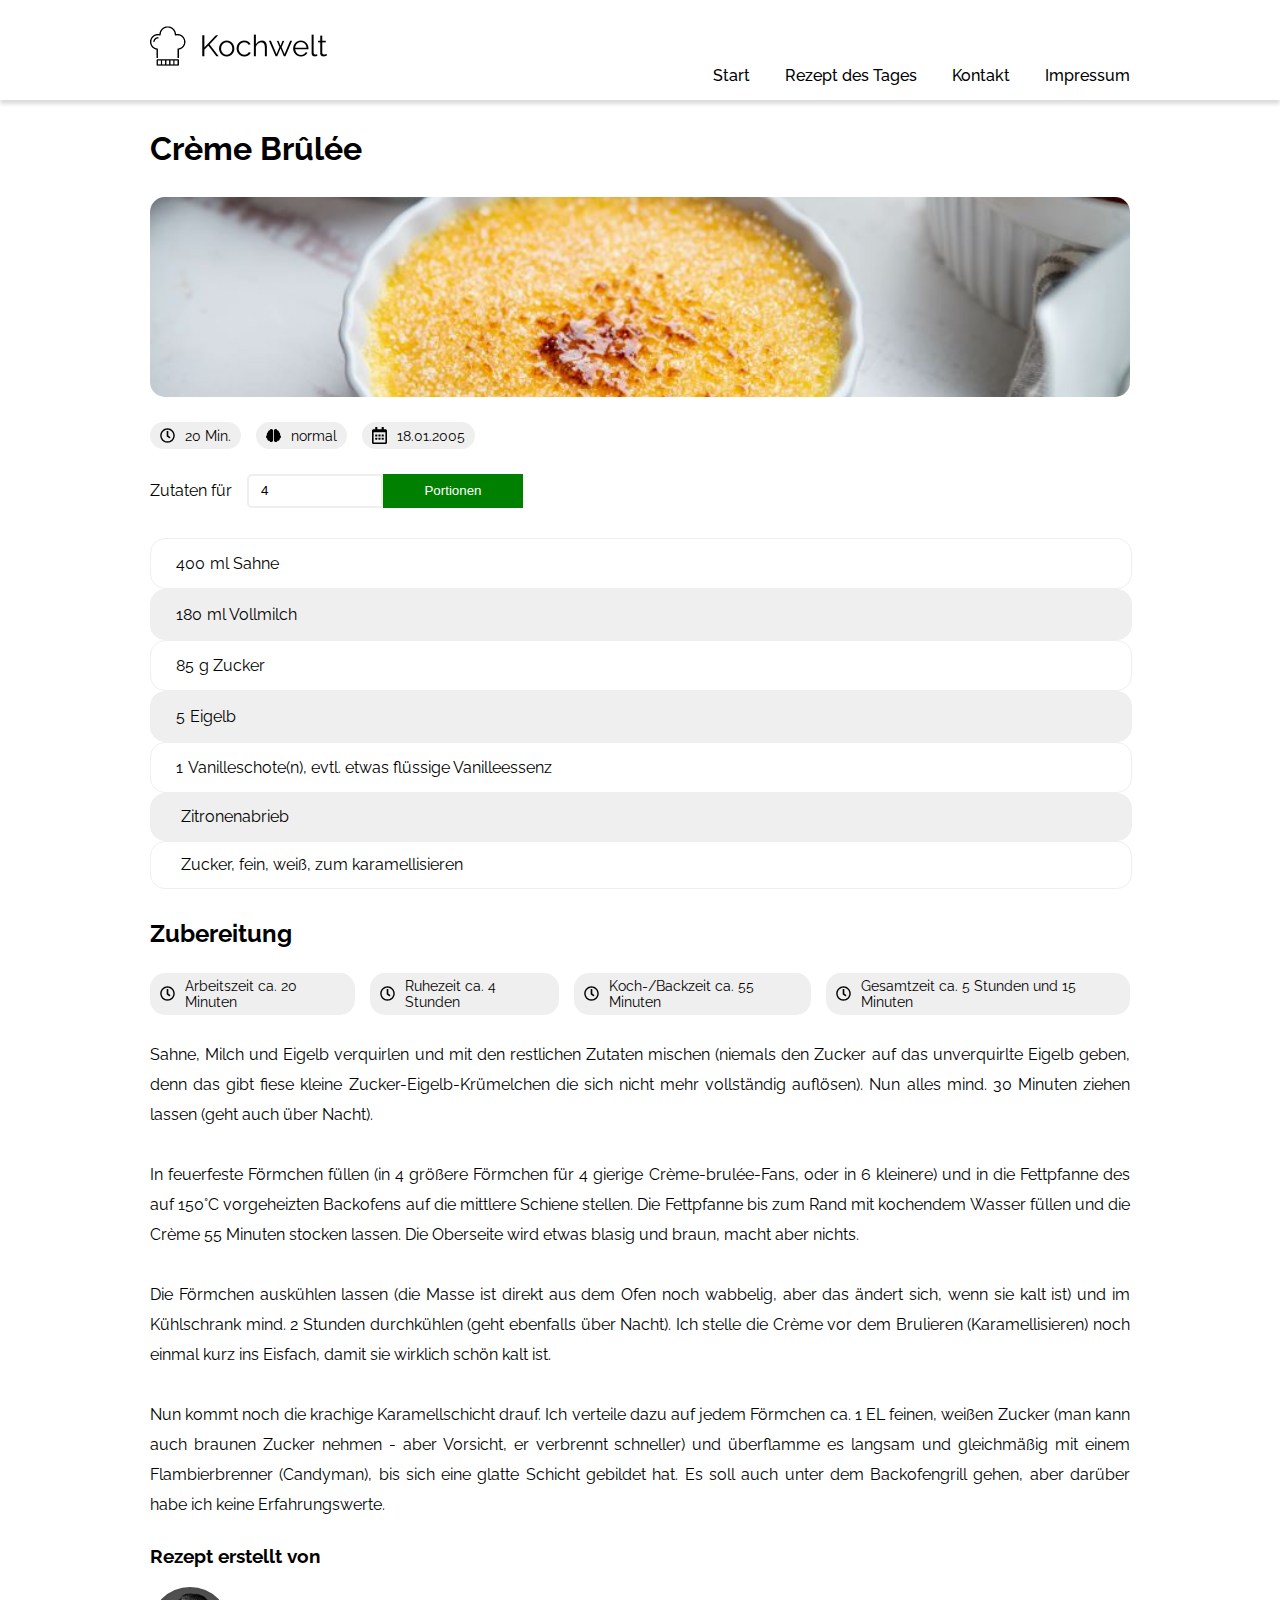
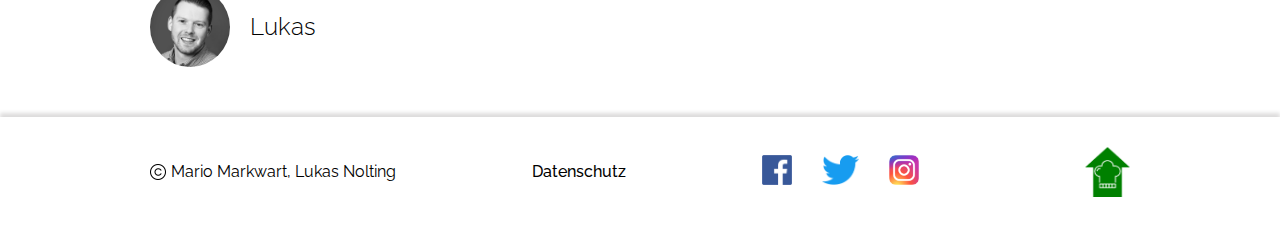
<file: cremebrulee.html>
<!DOCTYPE html>
<html lang="de">
  <head>
    <meta charset="UTF-8" />
    <meta name="viewport" content="width=device-width, initial-scale=1.0" />
    <link rel="stylesheet" href="./style/style.css" />
    <link rel="stylesheet" href="./style/reciept.css" />

    <!-- SCHRIFTART ANPASSEN (FRAGEN?) -->

    <link href="./fonts/static/Raleway-Bold.ttf" rel="stylesheet" />

    <link rel="preconnect" href="https://fonts.googleapis.com" />
    <link rel="preconnect" href="https://fonts.gstatic.com" crossorigin />
    <link
      href="https://fonts.googleapis.com/css2?family=Open+Sans:ital,wght@0,300;0,400;0,500;0,600;0,700;0,800;1,300;1,400;1,500;1,600;1,700;1,800&family=Pacifico&family=Raleway:ital,wght@0,100;0,200;0,300;0,400;0,500;0,600;0,700;0,800;0,900;1,100;1,200;1,300;1,400;1,500;1,600;1,700;1,800;1,900&display=swap"
      rel="stylesheet"
    />
    <link
      href="https://fonts.googleapis.com/css2?family=Economica:ital,wght@0,400;0,700;1,400;1,700&family=Open+Sans:ital,wght@0,300;0,400;0,500;0,600;0,700;0,800;1,300;1,400;1,500;1,600;1,700;1,800&family=Pacifico&family=Raleway:ital,wght@0,100;0,200;0,300;0,400;0,500;0,600;0,700;0,800;0,900;1,100;1,200;1,300;1,400;1,500;1,600;1,700;1,800;1,900&display=swap"
      rel="stylesheet"
    />

    <script src="script.js"></script>

    <link rel="icon" type="image/png" href="./img/logo_small.png" />
    <title>Crème Brûlée</title>
  </head>

  <body onload="includeHTML()">
    <nav class="navigation" w3-include-html="./templates/header.html"></nav>

    <section class="rec-head margin-side">
      <h1 class="padding-topbot">Crème Brûlée</h1>
      <img src="./img/cremebrulee.jpg" class="rec-head-img" />
      <div class="rec-head-cred">
        <div class="rec-cred">
          <img
            src="./img/icons/clock-regular.svg"
            alt="clock"
            class="rec-head-icon"
          />20 Min.
        </div>
        <div class="rec-cred">
          <img
            src="./img/icons/brain-solid.svg"
            alt="brain"
            class="rec-head-icon"
          />normal
        </div>
        <div class="rec-cred">
          <img
            src="./img/icons/calendar-alt-regular.svg"
            alt="brain"
            class="rec-head-icon"
          />18.01.2005
        </div>
      </div>

      <div class="ing-amount-port">
        <div>Zutaten für</div>
        <div class="rec-amount">
          <input
            id="ing-input"
            class="ing-input"
            type="number"
            min="1"
            max="100"
            required
            value="4"
          />
          <button class="ing-button" onclick="getInputAmount()">
            Portionen
          </button>
        </div>
      </div>
    </section>

    <section class="sec-ing margin-side padding-topbot">
      <div class="ingredient-even">
        <div class="ing-amount">400</div>
        <div>ml Sahne</div>
      </div>
      <div class="ingredient-odd">
        <div class="ing-amount">180</div>
        <div>ml Vollmilch</div>
      </div>
      <div class="ingredient-even">
        <div class="ing-amount">85</div>
        <div>g Zucker</div>
      </div>
      <div class="ingredient-odd">
        <div class="ing-amount">5</div>
        <div>Eigelb</div>
      </div>

      <div class="ingredient-even">
        <div class="ing-amount">1</div>
        <div>Vanilleschote(n), evtl. etwas flüssige Vanilleessenz</div>
      </div>
      <div class="ingredient-odd">
        <div class="ing-amount"></div>
        <div>Zitronenabrieb</div>
      </div>
      <div class="ingredient-even">
        <div class="ing-amount"></div>
        <div>Zucker, fein, weiß, zum karamellisieren</div>
      </div>
    </section>

    <section class="margin-side">
      <h2>Zubereitung</h2>
      <div class="rec-head-cred">
        <div class="rec-cred">
          <img
            src="./img/icons/clock-regular.svg"
            alt="clock"
            class="rec-head-icon"
          />Arbeitszeit ca. 20 Minuten
        </div>
        <div class="rec-cred">
          <img
            src="./img/icons/clock-regular.svg"
            alt="clock"
            class="rec-head-icon"
          />Ruhezeit ca. 4 Stunden
        </div>
        <div class="rec-cred">
          <img
            src="./img/icons/clock-regular.svg"
            alt="clock"
            class="rec-head-icon"
          />Koch-/Backzeit ca. 55 Minuten
        </div>
        <div class="rec-cred">
          <img
            src="./img/icons/clock-regular.svg"
            alt="brain"
            class="rec-head-icon"
          />Gesamtzeit ca. 5 Stunden und 15 Minuten
        </div>
      </div>

      <p class="recp-text">
        Sahne, Milch und Eigelb verquirlen und mit den restlichen Zutaten
        mischen (niemals den Zucker auf das unverquirlte Eigelb geben, denn das
        gibt fiese kleine Zucker-Eigelb-Krümelchen die sich nicht mehr
        vollständig auflösen). Nun alles mind. 30 Minuten ziehen lassen (geht
        auch über Nacht).
        <br /><br />
        In feuerfeste Förmchen füllen (in 4 größere Förmchen für 4 gierige
        Crème-brulée-Fans, oder in 6 kleinere) und in die Fettpfanne des auf
        150°C vorgeheizten Backofens auf die mittlere Schiene stellen. Die
        Fettpfanne bis zum Rand mit kochendem Wasser füllen und die Crème 55
        Minuten stocken lassen. Die Oberseite wird etwas blasig und braun, macht
        aber nichts.
        <br /><br />
        Die Förmchen auskühlen lassen (die Masse ist direkt aus dem Ofen noch
        wabbelig, aber das ändert sich, wenn sie kalt ist) und im Kühlschrank
        mind. 2 Stunden durchkühlen (geht ebenfalls über Nacht). Ich stelle die
        Crème vor dem Brulieren (Karamellisieren) noch einmal kurz ins Eisfach,
        damit sie wirklich schön kalt ist.
        <br /><br />
        Nun kommt noch die krachige Karamellschicht drauf. Ich verteile dazu auf
        jedem Förmchen ca. 1 EL feinen, weißen Zucker (man kann auch braunen
        Zucker nehmen - aber Vorsicht, er verbrennt schneller) und überflamme es
        langsam und gleichmäßig mit einem Flambierbrenner (Candyman), bis sich
        eine glatte Schicht gebildet hat. Es soll auch unter dem Backofengrill
        gehen, aber darüber habe ich keine Erfahrungswerte.
      </p>
    </section>
    <div class="autor">
      <h3 class="margin-side">Rezept erstellt von</h3>
      <div class="autor-box margin-side">
        <div class="img-autor-lukas"></div>
        <div>Lukas</div>
      </div>
    </div>

    <footer w3-include-html="./templates/footer.html"></footer>
  </body>
</html>
</file>
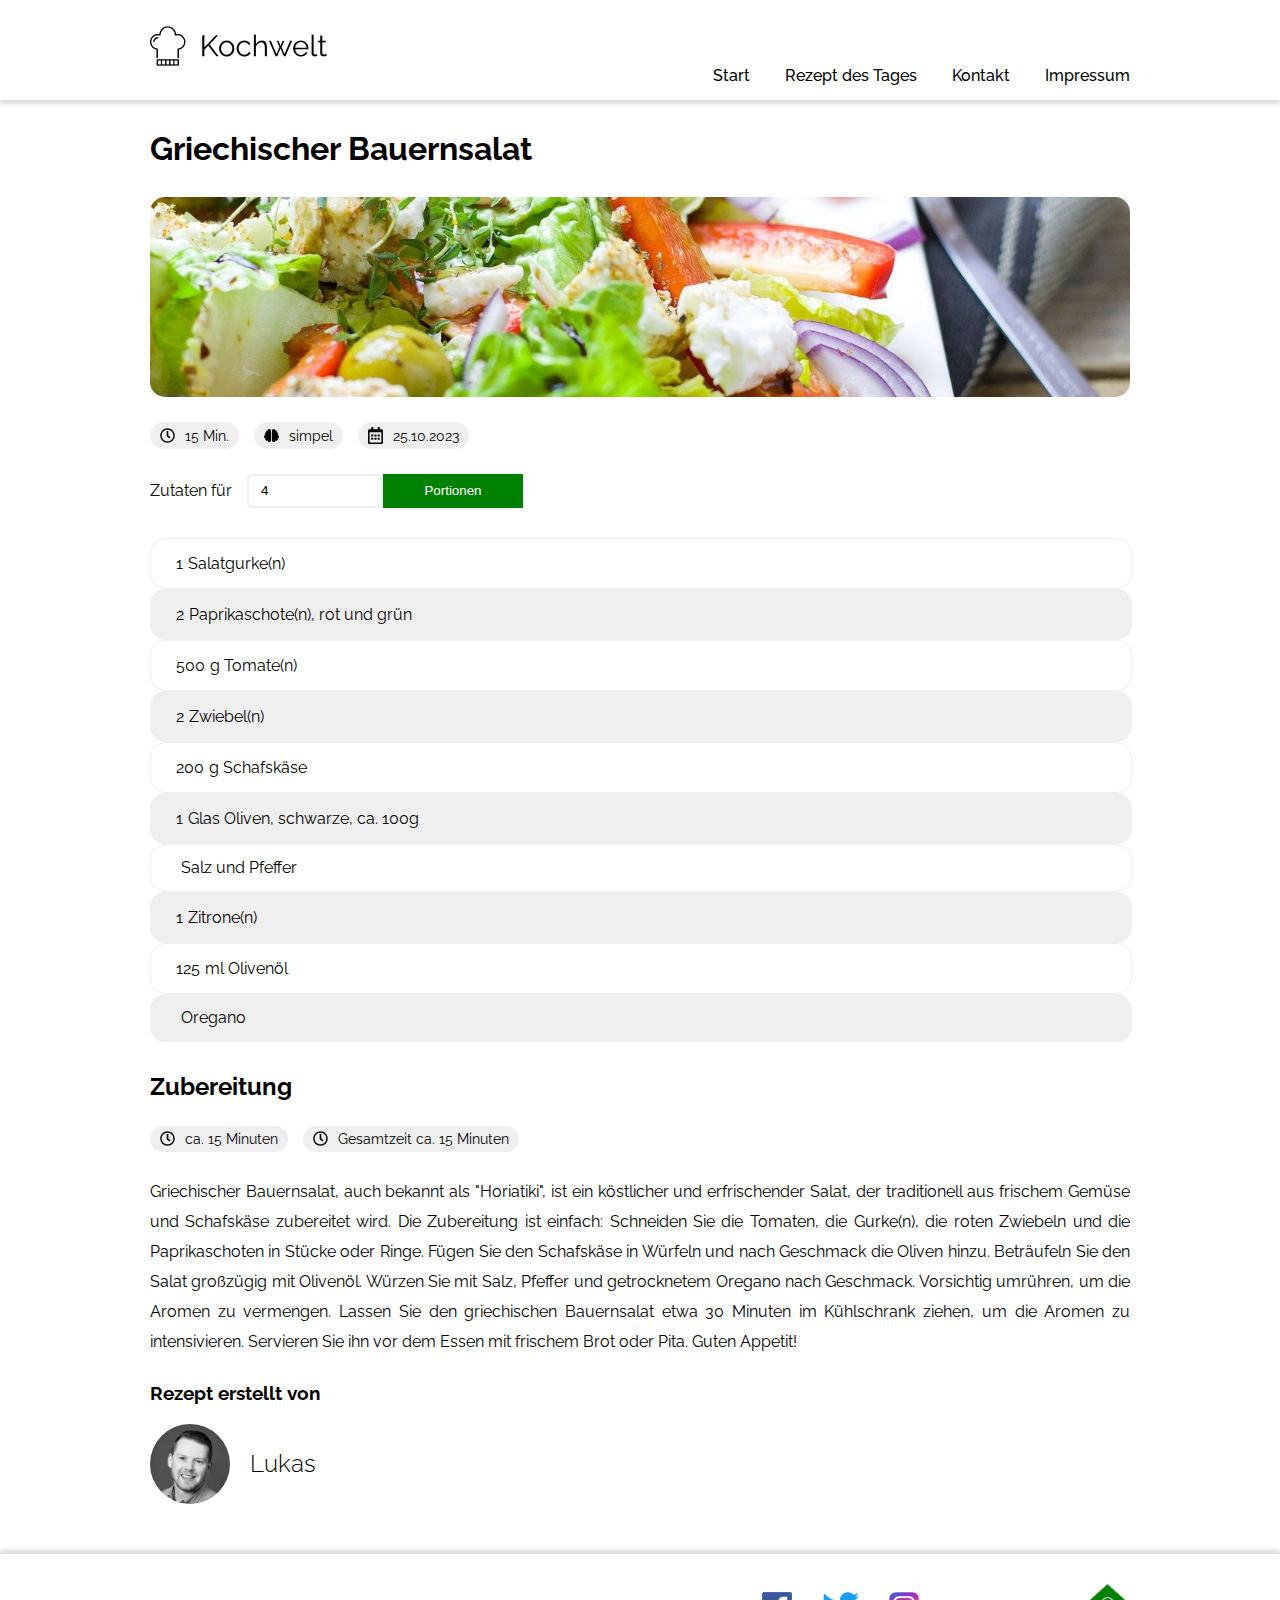
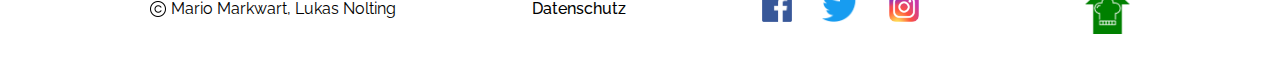
<file: daily_reciept.html>
<!DOCTYPE html>
<html lang="de">
  <head>
    <meta charset="UTF-8" />
    <meta name="viewport" content="width=device-width, initial-scale=1.0" />
    <link rel="stylesheet" href="./style/style.css" />
    <link rel="stylesheet" href="./style/reciept.css" />

    <!-- SCHRIFTART ANPASSEN (FRAGEN?) -->

    <link href="./fonts/static/Raleway-Bold.ttf" rel="stylesheet" />

    <link rel="preconnect" href="https://fonts.googleapis.com" />
    <link rel="preconnect" href="https://fonts.gstatic.com" crossorigin />
    <link
      href="https://fonts.googleapis.com/css2?family=Open+Sans:ital,wght@0,300;0,400;0,500;0,600;0,700;0,800;1,300;1,400;1,500;1,600;1,700;1,800&family=Pacifico&family=Raleway:ital,wght@0,100;0,200;0,300;0,400;0,500;0,600;0,700;0,800;0,900;1,100;1,200;1,300;1,400;1,500;1,600;1,700;1,800;1,900&display=swap"
      rel="stylesheet"
    />
    <link
      href="https://fonts.googleapis.com/css2?family=Economica:ital,wght@0,400;0,700;1,400;1,700&family=Open+Sans:ital,wght@0,300;0,400;0,500;0,600;0,700;0,800;1,300;1,400;1,500;1,600;1,700;1,800&family=Pacifico&family=Raleway:ital,wght@0,100;0,200;0,300;0,400;0,500;0,600;0,700;0,800;0,900;1,100;1,200;1,300;1,400;1,500;1,600;1,700;1,800;1,900&display=swap"
      rel="stylesheet"
    />

    <!-- Script einbinden  -->
    <script src="script.js"></script>

    <link rel="icon" type="image/png" href="./img/logo_small.png" />
    <title>Kochwelt</title>
  </head>

  <body onload="includeHTML()">
    <nav class="navigation" w3-include-html="./templates/header.html"></nav>

    <section class="rec-head margin-side">
      <h1 class="padding-topbot">Griechischer Bauernsalat</h1>
      <img src="./img/salad.jpg" class="rec-head-img" />
      <div class="rec-head-cred">
        <div class="rec-cred">
          <img
            src="./img/icons/clock-regular.svg"
            alt="clock"
            class="rec-head-icon"
          />15 Min.
        </div>
        <div class="rec-cred">
          <img
            src="./img/icons/brain-solid.svg"
            alt="brain"
            class="rec-head-icon"
          />simpel
        </div>
        <div class="rec-cred">
          <img
            src="./img/icons/calendar-alt-regular.svg"
            alt="brain"
            class="rec-head-icon"
          />25.10.2023
        </div>
      </div>

      <div class="ing-amount-port">
        <div>Zutaten für</div>
        <div class="rec-amount">
          <input
            id="ing-input"
            class="ing-input"
            type="number"
            min="1"
            max="100"
            required
            value="4"
          />
          <button class="ing-button" onclick="getInputAmount()">
            Portionen
          </button>
        </div>
      </div>
    </section>

    <section class="sec-ing margin-side padding-topbot">
      <div class="ingredient-even">
        <div class="ing-amount">1</div>
        <div>Salatgurke(n)</div>
      </div>
      <div class="ingredient-odd">
        <div class="ing-amount">2</div>
        <div>Paprikaschote(n), rot und grün</div>
      </div>
      <div class="ingredient-even">
        <div class="ing-amount">500</div>
        <div>g Tomate(n)</div>
      </div>
      <div class="ingredient-odd">
        <div class="ing-amount">2</div>
        <div>Zwiebel(n)</div>
      </div>
      <div class="ingredient-even">
        <div class="ing-amount">200</div>
        <div>g Schafskäse</div>
      </div>
      <div class="ingredient-odd">
        <div class="ing-amount">1</div>
        <div>Glas Oliven, schwarze, ca. 100g</div>
      </div>
      <div class="ingredient-even">
        <div class="ing-amount"></div>
        <div>Salz und Pfeffer</div>
      </div>
      <div class="ingredient-odd">
        <div class="ing-amount">1</div>
        <div>Zitrone(n)</div>
      </div>
      <div class="ingredient-even">
        <div class="ing-amount">125</div>
        <div>ml Olivenöl</div>
      </div>
      <div class="ingredient-odd">
        <div class="ing-amount"></div>
        <div>Oregano</div>
      </div>
    </section>

    <section class="margin-side">
      <h2>Zubereitung</h2>
      <div class="rec-head-cred">
        <div class="rec-cred">
          <img
            src="./img/icons/clock-regular.svg"
            alt="clock"
            class="rec-head-icon"
          />ca. 15 Minuten
        </div>
        <div class="rec-cred">
          <img
            src="./img/icons/clock-regular.svg"
            alt="brain"
            class="rec-head-icon"
          />Gesamtzeit ca. 15 Minuten
        </div>
      </div>

      <p class="recp-text">
        Griechischer Bauernsalat, auch bekannt als "Horiatiki", ist ein
        köstlicher und erfrischender Salat, der traditionell aus frischem Gemüse
        und Schafskäse zubereitet wird. Die Zubereitung ist einfach: Schneiden
        Sie die Tomaten, die Gurke(n), die roten Zwiebeln und die Paprikaschoten
        in Stücke oder Ringe. Fügen Sie den Schafskäse in Würfeln und nach
        Geschmack die Oliven hinzu. Beträufeln Sie den Salat großzügig mit
        Olivenöl. Würzen Sie mit Salz, Pfeffer und getrocknetem Oregano nach
        Geschmack. Vorsichtig umrühren, um die Aromen zu vermengen. Lassen Sie
        den griechischen Bauernsalat etwa 30 Minuten im Kühlschrank ziehen, um
        die Aromen zu intensivieren. Servieren Sie ihn vor dem Essen mit
        frischem Brot oder Pita. Guten Appetit!
      </p>
    </section>
    <div class="autor">
      <h3 class="margin-side">Rezept erstellt von</h3>
      <div class="autor-box margin-side">
        <div class="img-autor-lukas"></div>
        <div>Lukas</div>
      </div>
    </div>

    <footer w3-include-html="./templates/footer.html"></footer>
  </body>
</html>
</file>
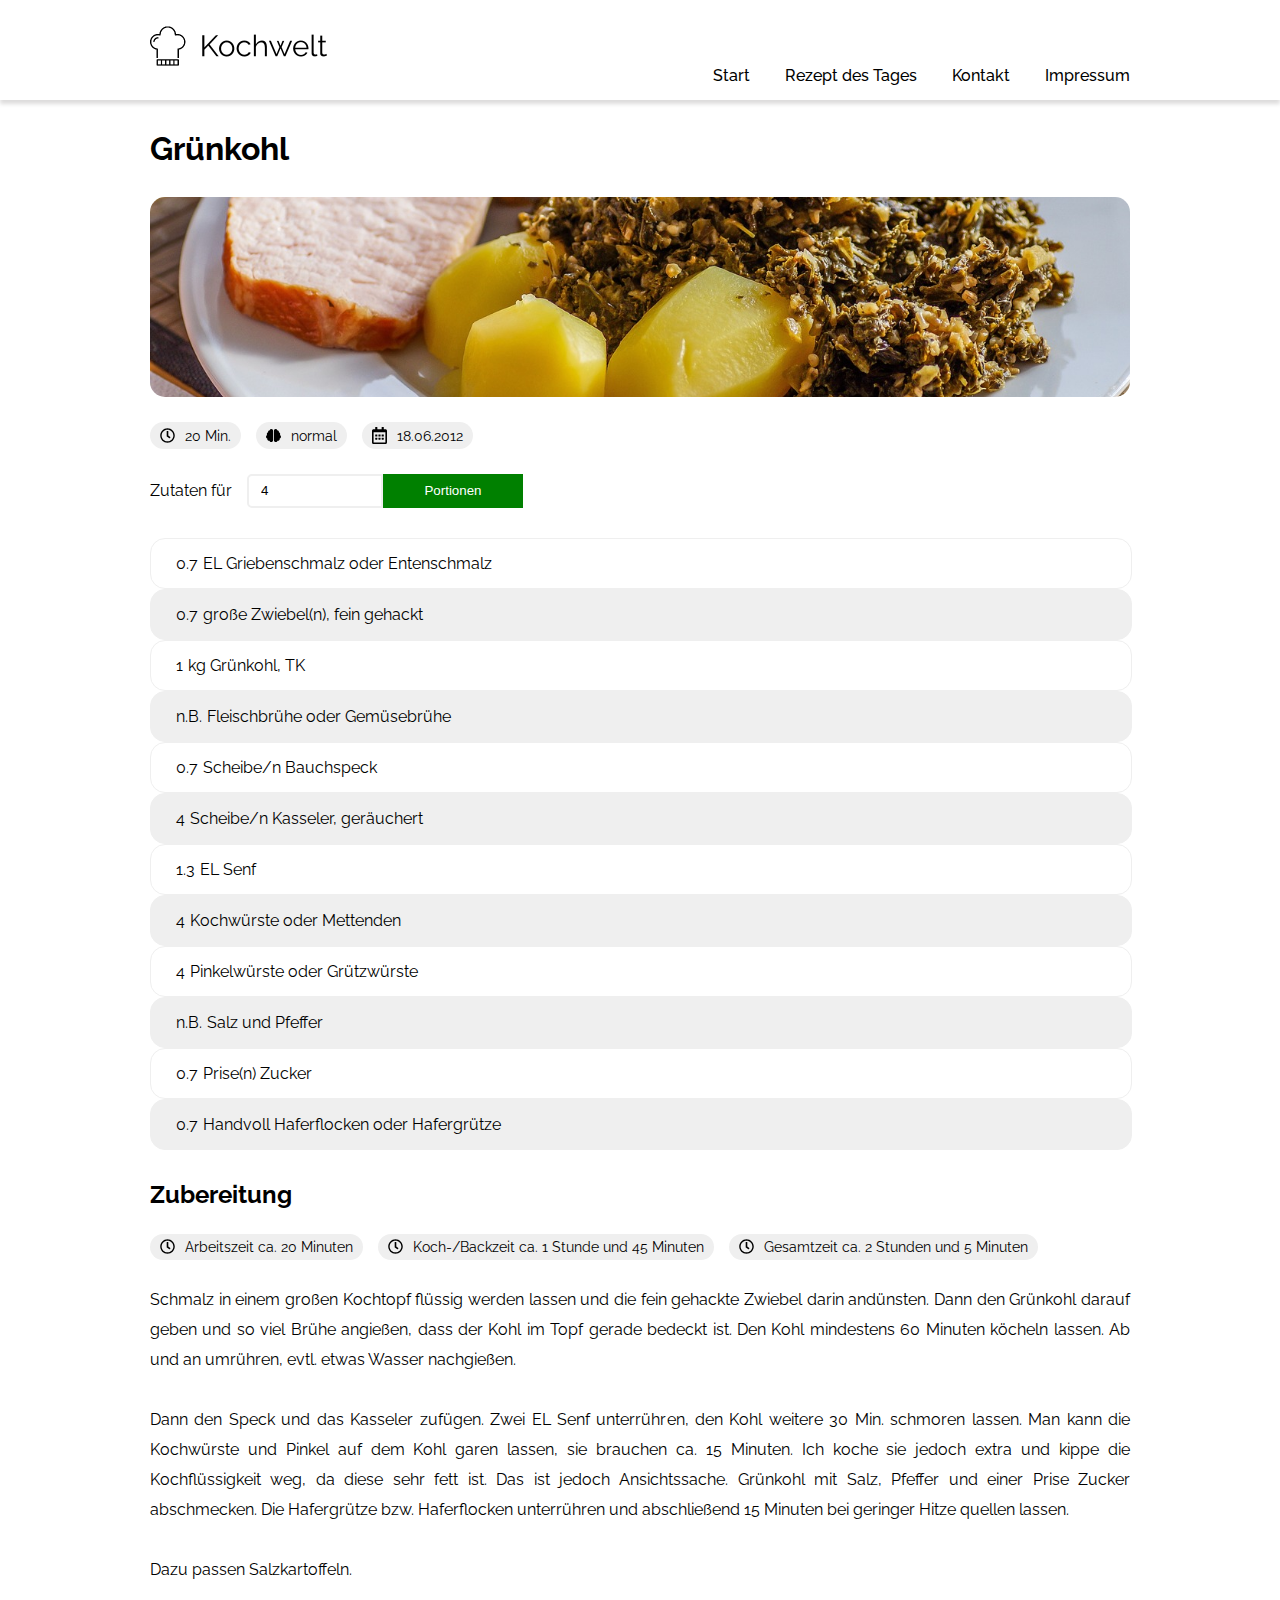
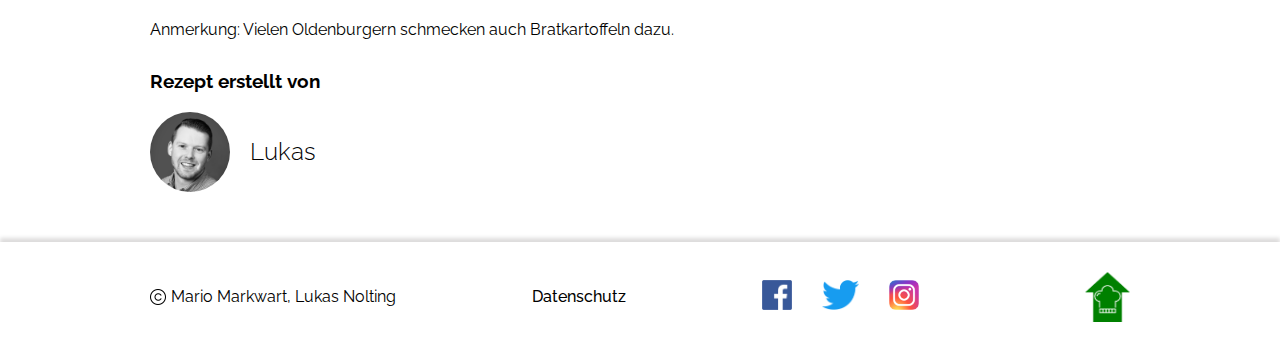
<file: gruenkohl.html>
<!DOCTYPE html>
<html lang="de">
  <head>
    <meta charset="UTF-8" />
    <meta name="viewport" content="width=device-width, initial-scale=1.0" />
    <link rel="stylesheet" href="./style/style.css" />
    <link rel="stylesheet" href="./style/reciept.css" />

    <!-- SCHRIFTART ANPASSEN (FRAGEN?) -->

    <link href="./fonts/static/Raleway-Bold.ttf" rel="stylesheet" />

    <link rel="preconnect" href="https://fonts.googleapis.com" />
    <link rel="preconnect" href="https://fonts.gstatic.com" crossorigin />
    <link
      href="https://fonts.googleapis.com/css2?family=Open+Sans:ital,wght@0,300;0,400;0,500;0,600;0,700;0,800;1,300;1,400;1,500;1,600;1,700;1,800&family=Pacifico&family=Raleway:ital,wght@0,100;0,200;0,300;0,400;0,500;0,600;0,700;0,800;0,900;1,100;1,200;1,300;1,400;1,500;1,600;1,700;1,800;1,900&display=swap"
      rel="stylesheet"
    />
    <link
      href="https://fonts.googleapis.com/css2?family=Economica:ital,wght@0,400;0,700;1,400;1,700&family=Open+Sans:ital,wght@0,300;0,400;0,500;0,600;0,700;0,800;1,300;1,400;1,500;1,600;1,700;1,800&family=Pacifico&family=Raleway:ital,wght@0,100;0,200;0,300;0,400;0,500;0,600;0,700;0,800;0,900;1,100;1,200;1,300;1,400;1,500;1,600;1,700;1,800;1,900&display=swap"
      rel="stylesheet"
    />

    <script src="script.js"></script>

    <link rel="icon" type="image/png" href="./img/logo_small.png" />
    <title>Grünkohl</title>
  </head>

  <body onload="includeHTML()">
    <nav class="navigation" w3-include-html="./templates/header.html"></nav>

    <section class="rec-head margin-side">
      <h1 class="padding-topbot">Grünkohl</h1>
      <img src="./img/gruenkohl.jpg" class="rec-head-img" />
      <div class="rec-head-cred">
        <div class="rec-cred">
          <img
            src="./img/icons/clock-regular.svg"
            alt="clock"
            class="rec-head-icon"
          />20 Min.
        </div>
        <div class="rec-cred">
          <img
            src="./img/icons/brain-solid.svg"
            alt="brain"
            class="rec-head-icon"
          />normal
        </div>
        <div class="rec-cred">
          <img
            src="./img/icons/calendar-alt-regular.svg"
            alt="brain"
            class="rec-head-icon"
          />18.06.2012
        </div>
      </div>

      <div class="ing-amount-port">
        <div>Zutaten für</div>
        <div class="rec-amount">
          <input
            id="ing-input"
            class="ing-input"
            type="number"
            min="1"
            max="100"
            required
            value="4"
          />
          <button class="ing-button" onclick="getInputAmount()">
            Portionen
          </button>
        </div>
      </div>
    </section>

    <section class="sec-ing margin-side padding-topbot">
      <div class="ingredient-even">
        <div class="ing-amount">0.7</div>
        <div>EL Griebenschmalz oder Entenschmalz</div>
      </div>
      <div class="ingredient-odd">
        <div class="ing-amount">0.7</div>
        <div>große Zwiebel(n), fein gehackt</div>
      </div>
      <div class="ingredient-even">
        <div class="ing-amount">1</div>
        <div>kg Grünkohl, TK</div>
      </div>
      <div class="ingredient-odd">
        <div class="ing-amount">n.B.</div>
        <div>Fleischbrühe oder Gemüsebrühe</div>
      </div>
      <div class="ingredient-even">
        <div class="ing-amount">0.7</div>
        <div>Scheibe/n Bauchspeck</div>
      </div>
      <div class="ingredient-odd">
        <div class="ing-amount">4</div>
        <div>Scheibe/n Kasseler, geräuchert</div>
      </div>
      <div class="ingredient-even">
        <div class="ing-amount">1.3</div>
        <div>EL Senf</div>
      </div>
      <div class="ingredient-odd">
        <div class="ing-amount">4</div>
        <div>Kochwürste oder Mettenden</div>
      </div>
      <div class="ingredient-even">
        <div class="ing-amount">4</div>
        <div>Pinkelwürste oder Grützwürste</div>
      </div>
      <div class="ingredient-odd">
        <div class="ing-amount">n.B.</div>
        <div>Salz und Pfeffer</div>
      </div>
      <div class="ingredient-even">
        <div class="ing-amount">0.7</div>
        <div>Prise(n) Zucker</div>
      </div>
      <div class="ingredient-odd">
        <div class="ing-amount">0.7</div>
        <div>Handvoll Haferflocken oder Hafergrütze</div>
      </div>
    </section>

    <section class="margin-side">
      <h2>Zubereitung</h2>
      <div class="rec-head-cred">
        <div class="rec-cred">
          <img
            src="./img/icons/clock-regular.svg"
            alt="clock"
            class="rec-head-icon"
          />Arbeitszeit ca. 20 Minuten
        </div>
        <div class="rec-cred">
          <img
            src="./img/icons/clock-regular.svg"
            alt="clock"
            class="rec-head-icon"
          />Koch-/Backzeit ca. 1 Stunde und 45 Minuten
        </div>
        <div class="rec-cred">
          <img
            src="./img/icons/clock-regular.svg"
            alt="brain"
            class="rec-head-icon"
          />Gesamtzeit ca. 2 Stunden und 5 Minuten
        </div>
      </div>

      <p class="recp-text">
        Schmalz in einem großen Kochtopf flüssig werden lassen und die fein
        gehackte Zwiebel darin andünsten. Dann den Grünkohl darauf geben und so
        viel Brühe angießen, dass der Kohl im Topf gerade bedeckt ist. Den Kohl
        mindestens 60 Minuten köcheln lassen. Ab und an umrühren, evtl. etwas
        Wasser nachgießen.<br /><br />

        Dann den Speck und das Kasseler zufügen. Zwei EL Senf unterrühren, den
        Kohl weitere 30 Min. schmoren lassen. Man kann die Kochwürste und Pinkel
        auf dem Kohl garen lassen, sie brauchen ca. 15 Minuten. Ich koche sie
        jedoch extra und kippe die Kochflüssigkeit weg, da diese sehr fett ist.
        Das ist jedoch Ansichtssache. Grünkohl mit Salz, Pfeffer und einer Prise
        Zucker abschmecken. Die Hafergrütze bzw. Haferflocken unterrühren und
        abschließend 15 Minuten bei geringer Hitze quellen lassen.<br /><br />

        Dazu passen Salzkartoffeln.<br /><br />

        Anmerkung: Vielen Oldenburgern schmecken auch Bratkartoffeln dazu.
      </p>
    </section>
    <div class="autor">
      <h3 class="margin-side">Rezept erstellt von</h3>
      <div class="autor-box margin-side">
        <div class="img-autor-lukas"></div>
        <div>Lukas</div>
      </div>
    </div>

    <footer w3-include-html="./templates/footer.html"></footer>
  </body>
</html>
</file>
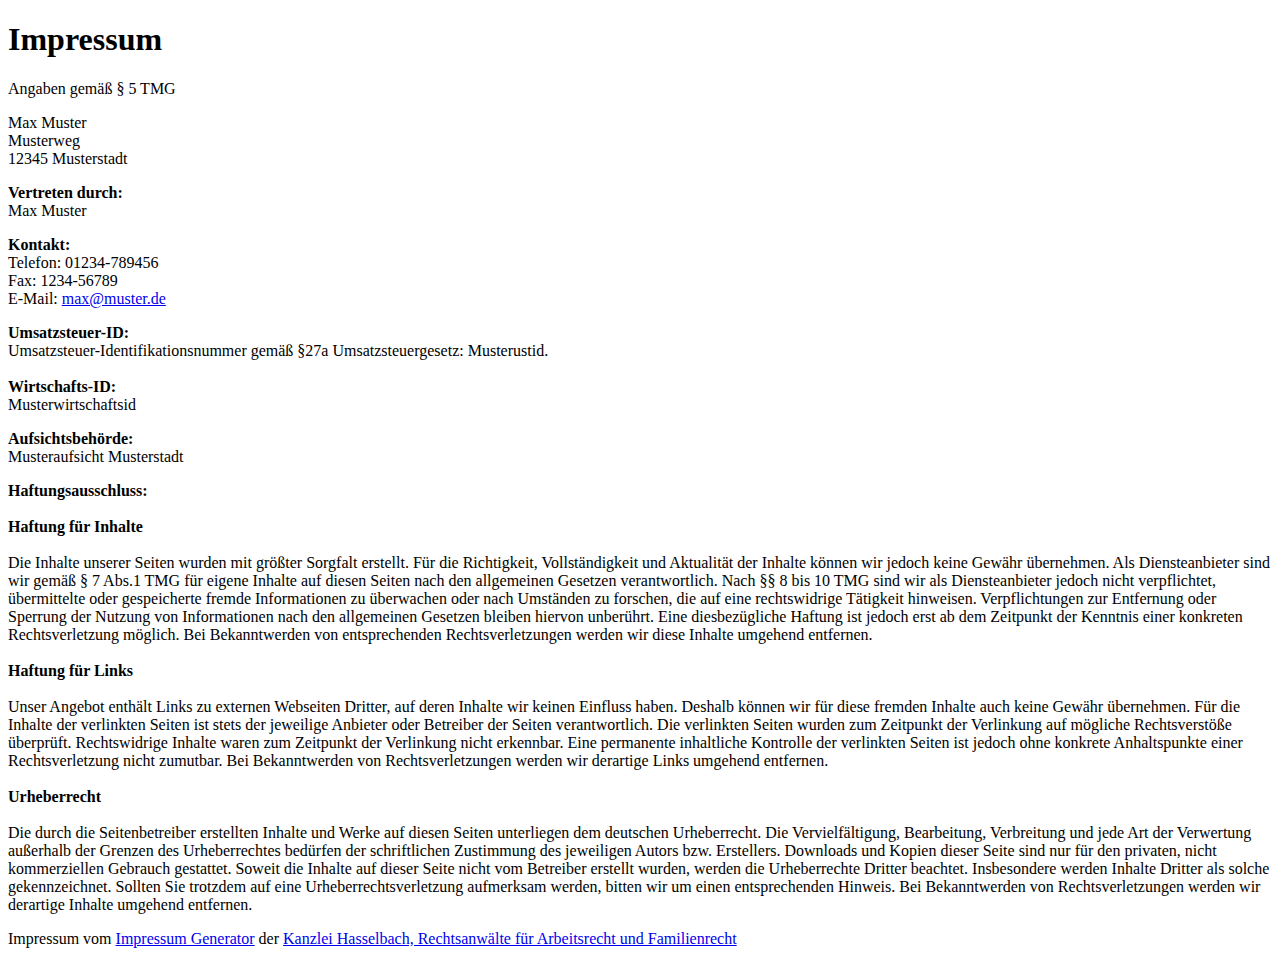
<file: impress.html>
<!DOCTYPE html>
<html lang="en">
  <head>
    <meta charset="UTF-8" />
    <meta name="viewport" content="width=device-width, initial-scale=1.0" />
    <title>Document</title>
  </head>
  <body>
    <div class="impressum">
      <h1>Impressum</h1>
      <p>Angaben gemäß § 5 TMG</p>
      <p>
        Max Muster <br />
        Musterweg<br />
        12345 Musterstadt <br />
      </p>
      <p>
        <strong>Vertreten durch: </strong><br />
        Max Muster<br />
      </p>
      <p>
        <strong>Kontakt:</strong> <br />
        Telefon: 01234-789456<br />
        Fax: 1234-56789<br />
        E-Mail: <a href="mailto:max@muster.de">max@muster.de</a>
      </p>
      <p>
        <strong>Umsatzsteuer-ID: </strong> <br />
        Umsatzsteuer-Identifikationsnummer gemäß §27a Umsatzsteuergesetz:
        Musterustid.<br /><br />
        <strong>Wirtschafts-ID: </strong><br />
        Musterwirtschaftsid<br />
      </p>
      <p>
        <strong>Aufsichtsbehörde:</strong><br />
        Musteraufsicht Musterstadt<br />
      </p>
      <p>
        <strong>Haftungsausschluss: </strong><br /><br /><strong
          >Haftung für Inhalte</strong
        ><br /><br />
        Die Inhalte unserer Seiten wurden mit größter Sorgfalt erstellt. Für die
        Richtigkeit, Vollständigkeit und Aktualität der Inhalte können wir
        jedoch keine Gewähr übernehmen. Als Diensteanbieter sind wir gemäß § 7
        Abs.1 TMG für eigene Inhalte auf diesen Seiten nach den allgemeinen
        Gesetzen verantwortlich. Nach §§ 8 bis 10 TMG sind wir als
        Diensteanbieter jedoch nicht verpflichtet, übermittelte oder
        gespeicherte fremde Informationen zu überwachen oder nach Umständen zu
        forschen, die auf eine rechtswidrige Tätigkeit hinweisen.
        Verpflichtungen zur Entfernung oder Sperrung der Nutzung von
        Informationen nach den allgemeinen Gesetzen bleiben hiervon unberührt.
        Eine diesbezügliche Haftung ist jedoch erst ab dem Zeitpunkt der
        Kenntnis einer konkreten Rechtsverletzung möglich. Bei Bekanntwerden von
        entsprechenden Rechtsverletzungen werden wir diese Inhalte umgehend
        entfernen.<br /><br /><strong>Haftung für Links</strong><br /><br />
        Unser Angebot enthält Links zu externen Webseiten Dritter, auf deren
        Inhalte wir keinen Einfluss haben. Deshalb können wir für diese fremden
        Inhalte auch keine Gewähr übernehmen. Für die Inhalte der verlinkten
        Seiten ist stets der jeweilige Anbieter oder Betreiber der Seiten
        verantwortlich. Die verlinkten Seiten wurden zum Zeitpunkt der
        Verlinkung auf mögliche Rechtsverstöße überprüft. Rechtswidrige Inhalte
        waren zum Zeitpunkt der Verlinkung nicht erkennbar. Eine permanente
        inhaltliche Kontrolle der verlinkten Seiten ist jedoch ohne konkrete
        Anhaltspunkte einer Rechtsverletzung nicht zumutbar. Bei Bekanntwerden
        von Rechtsverletzungen werden wir derartige Links umgehend entfernen.<br /><br /><strong
          >Urheberrecht</strong
        ><br /><br />
        Die durch die Seitenbetreiber erstellten Inhalte und Werke auf diesen
        Seiten unterliegen dem deutschen Urheberrecht. Die Vervielfältigung,
        Bearbeitung, Verbreitung und jede Art der Verwertung außerhalb der
        Grenzen des Urheberrechtes bedürfen der schriftlichen Zustimmung des
        jeweiligen Autors bzw. Erstellers. Downloads und Kopien dieser Seite
        sind nur für den privaten, nicht kommerziellen Gebrauch gestattet.
        Soweit die Inhalte auf dieser Seite nicht vom Betreiber erstellt wurden,
        werden die Urheberrechte Dritter beachtet. Insbesondere werden Inhalte
        Dritter als solche gekennzeichnet. Sollten Sie trotzdem auf eine
        Urheberrechtsverletzung aufmerksam werden, bitten wir um einen
        entsprechenden Hinweis. Bei Bekanntwerden von Rechtsverletzungen werden
        wir derartige Inhalte umgehend entfernen.<br />
      </p>
      Impressum vom
      <a href="https://www.impressum-generator.de">Impressum Generator</a> der
      <a href="https://www.kanzlei-hasselbach.de/"
        >Kanzlei Hasselbach, Rechtsanwälte für Arbeitsrecht und Familienrecht</a
      >
    </div>
  </body>
</html>
</file>
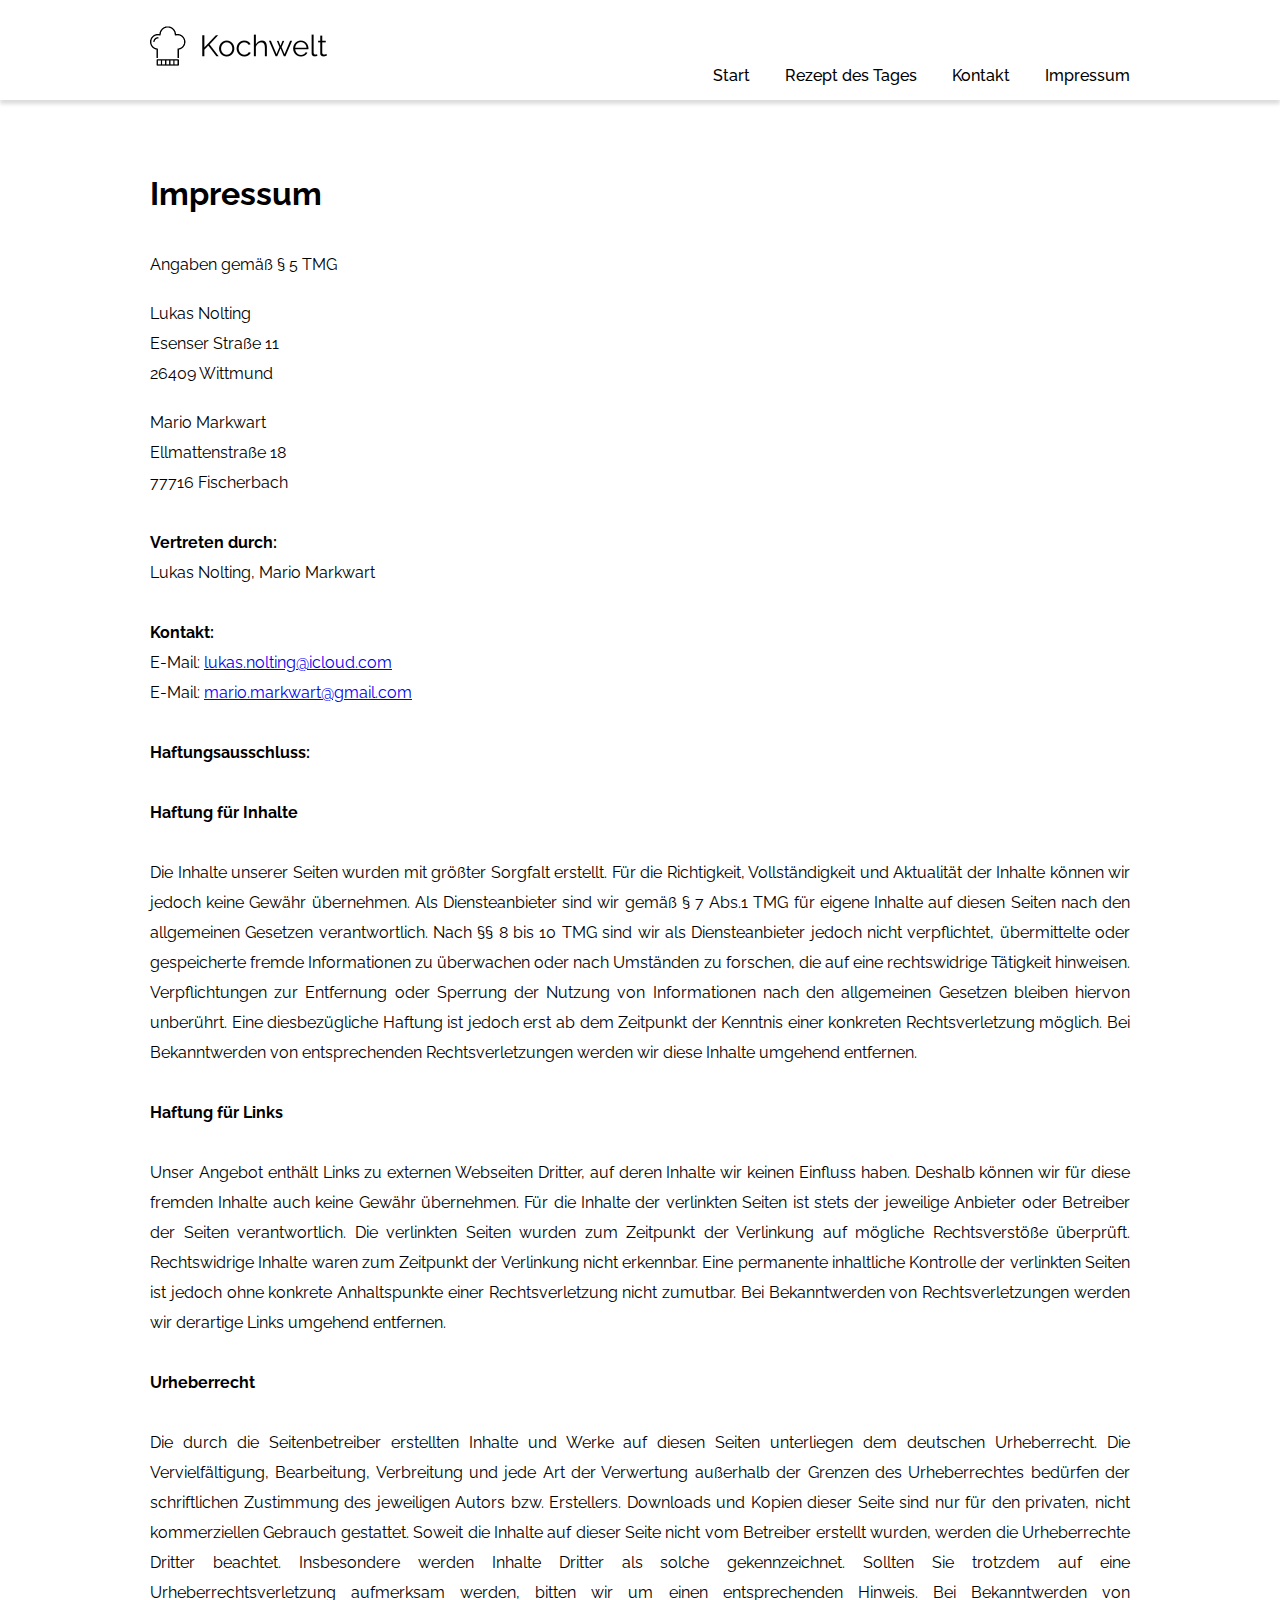
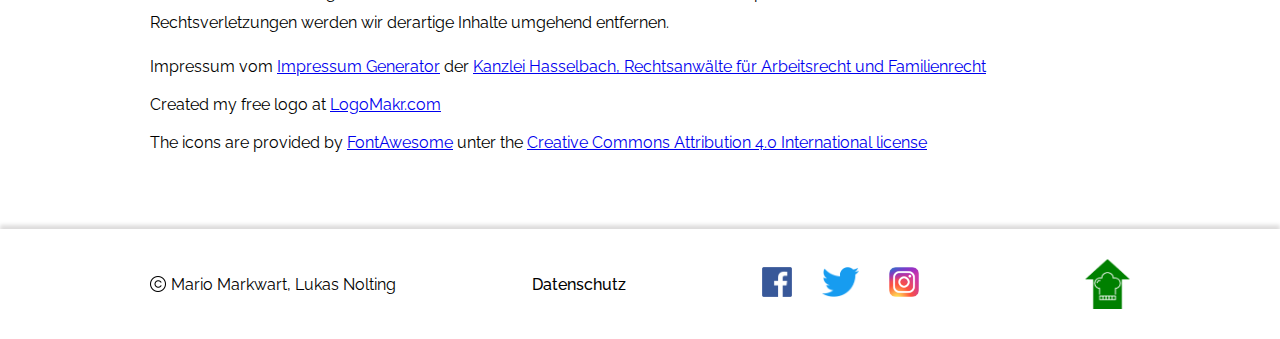
<file: imprint.html>
<!DOCTYPE html>
<html lang="en">
  <head>
    <meta charset="UTF-8" />
    <meta name="viewport" content="width=device-width, initial-scale=1.0" />
    <link rel="stylesheet" href="./style/style.css" />
    <link rel="stylesheet" href="./style/kontakt.css" />
    <link rel="preconnect" href="https://fonts.googleapis.com" />
    <link rel="preconnect" href="https://fonts.gstatic.com" crossorigin />
    <link rel="preconnect" href="https://fonts.googleapis.com" />
    <link rel="preconnect" href="https://fonts.gstatic.com" crossorigin />
    <link
      href="https://fonts.googleapis.com/css2?family=Open+Sans:ital,wght@0,300;0,400;0,500;0,600;0,700;0,800;1,300;1,400;1,500;1,600;1,700;1,800&family=Pacifico&family=Raleway:ital,wght@0,100;0,200;0,300;0,400;0,500;0,600;0,700;0,800;0,900;1,100;1,200;1,300;1,400;1,500;1,600;1,700;1,800;1,900&display=swap"
      rel="stylesheet"
    />
    <link
      href="https://fonts.googleapis.com/css2?family=Economica:ital,wght@0,400;0,700;1,400;1,700&family=Open+Sans:ital,wght@0,300;0,400;0,500;0,600;0,700;0,800;1,300;1,400;1,500;1,600;1,700;1,800&family=Pacifico&family=Raleway:ital,wght@0,100;0,200;0,300;0,400;0,500;0,600;0,700;0,800;0,900;1,100;1,200;1,300;1,400;1,500;1,600;1,700;1,800;1,900&display=swap"
      rel="stylesheet"
    />
    <script src="script.js"></script>
    <link rel="icon" type="image/png" href="./img/logo_small.png" />
    <title>Impressum</title>
  </head>
  <body onload="includeHTML()">
    <nav class="navigation" w3-include-html="./templates/header.html"></nav>

    <div class="container-imprint">
      <div class="margin-side-imp-priv">
        <h1>Impressum</h1>
        <br /><br />
        <p>Angaben gemäß § 5 TMG</p>
        <br />
        <p>
          Lukas Nolting <br />
          Esenser Straße 11<br />
          26409 Wittmund <br />
        </p>
        <br />
        <p>
          Mario Markwart <br />
          Ellmattenstraße 18 <br />
          77716 Fischerbach <br />
        </p>
        <p>
          <br />
          <strong>Vertreten durch: </strong><br />
          Lukas Nolting, Mario Markwart<br />
        </p>
        <p>
          <br />
          <strong>Kontakt:</strong> <br />
          E-Mail:
          <a href="mailto:lukas.nolting@icloud.com">lukas.nolting@icloud.com</a
          ><br />
          E-Mail:
          <a href="mailto:mario.markwart@gmail.com">mario.markwart@gmail.com</a>
        </p>

        <p>
          <br />
          <strong>Haftungsausschluss: </strong><br /><br /><strong
            >Haftung für Inhalte</strong
          ><br /><br />
          Die Inhalte unserer Seiten wurden mit größter Sorgfalt erstellt. Für
          die Richtigkeit, Vollständigkeit und Aktualität der Inhalte können wir
          jedoch keine Gewähr übernehmen. Als Diensteanbieter sind wir gemäß § 7
          Abs.1 TMG für eigene Inhalte auf diesen Seiten nach den allgemeinen
          Gesetzen verantwortlich. Nach §§ 8 bis 10 TMG sind wir als
          Diensteanbieter jedoch nicht verpflichtet, übermittelte oder
          gespeicherte fremde Informationen zu überwachen oder nach Umständen zu
          forschen, die auf eine rechtswidrige Tätigkeit hinweisen.
          Verpflichtungen zur Entfernung oder Sperrung der Nutzung von
          Informationen nach den allgemeinen Gesetzen bleiben hiervon unberührt.
          Eine diesbezügliche Haftung ist jedoch erst ab dem Zeitpunkt der
          Kenntnis einer konkreten Rechtsverletzung möglich. Bei Bekanntwerden
          von entsprechenden Rechtsverletzungen werden wir diese Inhalte
          umgehend entfernen.<br /><br /><strong>Haftung für Links</strong
          ><br /><br />
          Unser Angebot enthält Links zu externen Webseiten Dritter, auf deren
          Inhalte wir keinen Einfluss haben. Deshalb können wir für diese
          fremden Inhalte auch keine Gewähr übernehmen. Für die Inhalte der
          verlinkten Seiten ist stets der jeweilige Anbieter oder Betreiber der
          Seiten verantwortlich. Die verlinkten Seiten wurden zum Zeitpunkt der
          Verlinkung auf mögliche Rechtsverstöße überprüft. Rechtswidrige
          Inhalte waren zum Zeitpunkt der Verlinkung nicht erkennbar. Eine
          permanente inhaltliche Kontrolle der verlinkten Seiten ist jedoch ohne
          konkrete Anhaltspunkte einer Rechtsverletzung nicht zumutbar. Bei
          Bekanntwerden von Rechtsverletzungen werden wir derartige Links
          umgehend entfernen.<br /><br /><strong>Urheberrecht</strong
          ><br /><br />
          Die durch die Seitenbetreiber erstellten Inhalte und Werke auf diesen
          Seiten unterliegen dem deutschen Urheberrecht. Die Vervielfältigung,
          Bearbeitung, Verbreitung und jede Art der Verwertung außerhalb der
          Grenzen des Urheberrechtes bedürfen der schriftlichen Zustimmung des
          jeweiligen Autors bzw. Erstellers. Downloads und Kopien dieser Seite
          sind nur für den privaten, nicht kommerziellen Gebrauch gestattet.
          Soweit die Inhalte auf dieser Seite nicht vom Betreiber erstellt
          wurden, werden die Urheberrechte Dritter beachtet. Insbesondere werden
          Inhalte Dritter als solche gekennzeichnet. Sollten Sie trotzdem auf
          eine Urheberrechtsverletzung aufmerksam werden, bitten wir um einen
          entsprechenden Hinweis. Bei Bekanntwerden von Rechtsverletzungen
          werden wir derartige Inhalte umgehend entfernen.<br />
        </p>
        <br />
        Impressum vom
        <a href="https://www.impressum-generator.de">Impressum Generator</a> der
        <a href="https://www.kanzlei-hasselbach.de/"
          >Kanzlei Hasselbach, Rechtsanwälte für Arbeitsrecht und
          Familienrecht</a
        ><br /><br />
        Created my free logo at
        <a href="https://logomakr.com" target="_blank">LogoMakr.com</a>
        <br /><br />
        The icons are provided by
        <a href="https://fontawesome.com/" rel="nofollow" target="_blank"
          >FontAwesome</a
        >
        unter the
        <a href="https://fontawesome.com/license" target="_blank" rel="nofollow"
          >Creative Commons Attribution 4.0 International license</a
        >
      </div>
    </div>
    <footer w3-include-html="./templates/footer.html"></footer>
  </body>
</html>
</file>
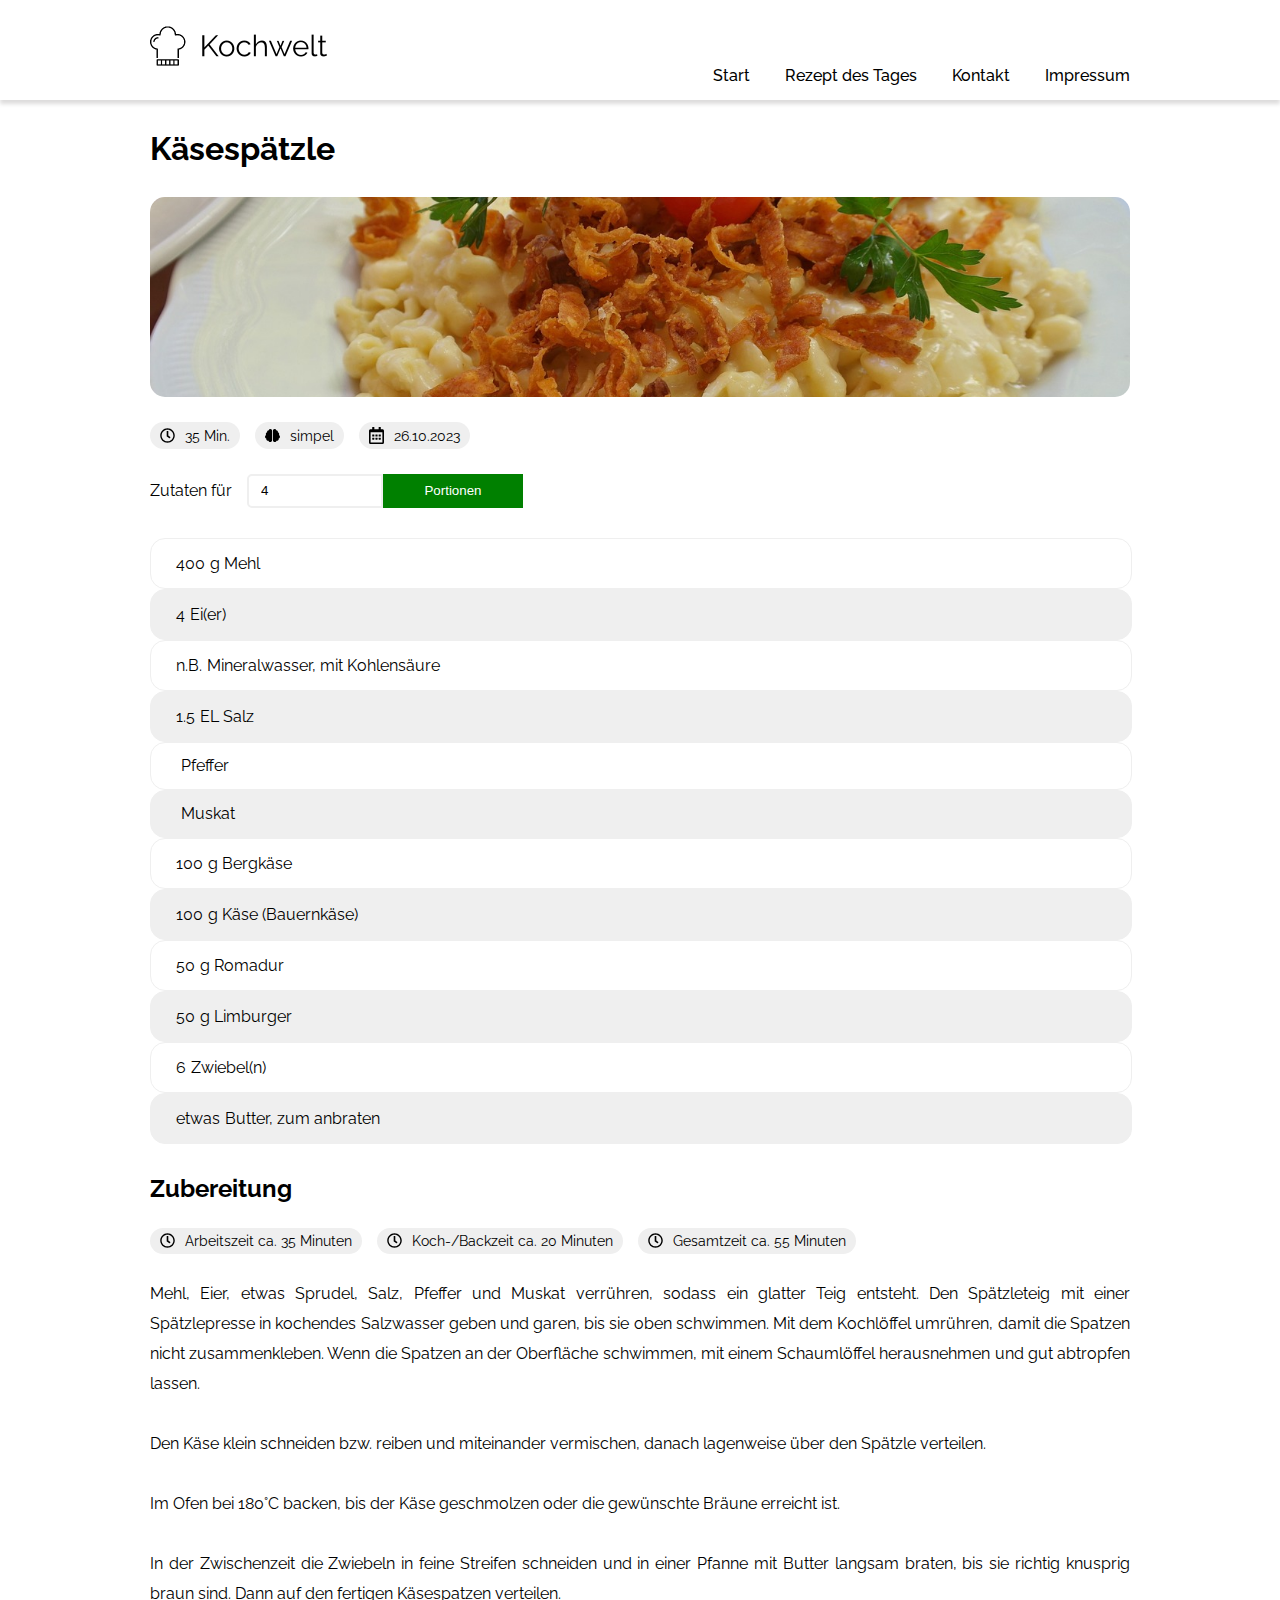
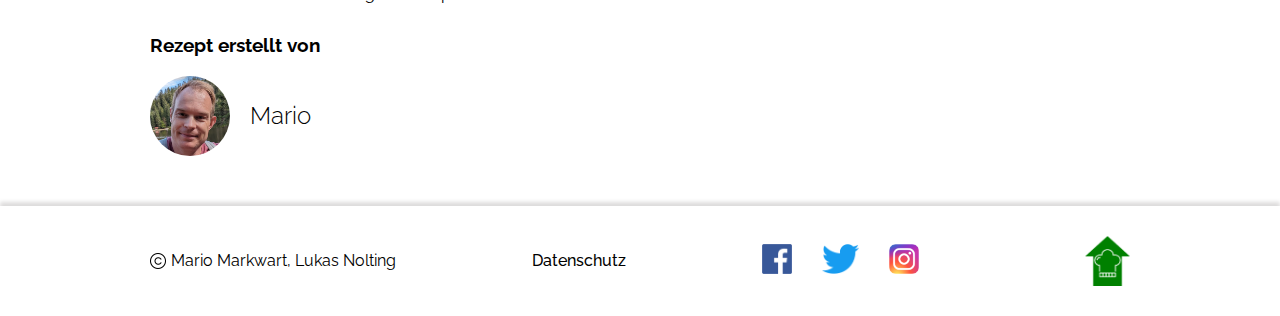
<file: kaesespaetzle.html>
<!DOCTYPE html>
<html lang="de">
  <head>
    <meta charset="UTF-8" />
    <meta name="viewport" content="width=device-width, initial-scale=1.0" />
    <link rel="stylesheet" href="./style/style.css" />
    <link rel="stylesheet" href="./style/reciept.css" />

    <!-- SCHRIFTART ANPASSEN (FRAGEN?) -->

    <link href="./fonts/static/Raleway-Bold.ttf" rel="stylesheet" />

    <link rel="preconnect" href="https://fonts.googleapis.com" />
    <link rel="preconnect" href="https://fonts.gstatic.com" crossorigin />
    <link
      href="https://fonts.googleapis.com/css2?family=Open+Sans:ital,wght@0,300;0,400;0,500;0,600;0,700;0,800;1,300;1,400;1,500;1,600;1,700;1,800&family=Pacifico&family=Raleway:ital,wght@0,100;0,200;0,300;0,400;0,500;0,600;0,700;0,800;0,900;1,100;1,200;1,300;1,400;1,500;1,600;1,700;1,800;1,900&display=swap"
      rel="stylesheet"
    />
    <link
      href="https://fonts.googleapis.com/css2?family=Economica:ital,wght@0,400;0,700;1,400;1,700&family=Open+Sans:ital,wght@0,300;0,400;0,500;0,600;0,700;0,800;1,300;1,400;1,500;1,600;1,700;1,800&family=Pacifico&family=Raleway:ital,wght@0,100;0,200;0,300;0,400;0,500;0,600;0,700;0,800;0,900;1,100;1,200;1,300;1,400;1,500;1,600;1,700;1,800;1,900&display=swap"
      rel="stylesheet"
    />

    <script src="script.js"></script>

    <link rel="icon" type="image/png" href="./img/logo_small.png" />
    <title>Käsespätzle</title>
  </head>

  <body onload="includeHTML()">
    <nav class="navigation" w3-include-html="./templates/header.html"></nav>

    <section class="rec-head margin-side">
      <h1 class="padding-topbot">Käsespätzle</h1>
      <img src="./img/kaesespaetzle.jpg" class="rec-head-img" />
      <div class="rec-head-cred">
        <div class="rec-cred">
          <img
            src="./img/icons/clock-regular.svg"
            alt="clock"
            class="rec-head-icon"
          />35 Min.
        </div>
        <div class="rec-cred">
          <img
            src="./img/icons/brain-solid.svg"
            alt="brain"
            class="rec-head-icon"
          />simpel
        </div>
        <div class="rec-cred">
          <img
            src="./img/icons/calendar-alt-regular.svg"
            alt="brain"
            class="rec-head-icon"
          />26.10.2023
        </div>
      </div>

      <div class="ing-amount-port">
        <div>Zutaten für</div>
        <div class="rec-amount">
          <input
            id="ing-input"
            class="ing-input"
            type="number"
            min="1"
            max="100"
            required
            value="4"
          />
          <button class="ing-button" onclick="getInputAmount()">
            Portionen
          </button>
        </div>
      </div>
    </section>

    <section class="sec-ing margin-side padding-topbot">
      <div class="ingredient-even">
        <div class="ing-amount">400</div>
        <div>g Mehl</div>
      </div>
      <div class="ingredient-odd">
        <div class="ing-amount">4</div>
        <div>Ei(er)</div>
      </div>
      <div class="ingredient-even">
        <div class="ing-amount">n.B.</div>
        <div>Mineralwasser, mit Kohlensäure</div>
      </div>
      <div class="ingredient-odd">
        <div class="ing-amount">1.5</div>
        <div>EL Salz</div>
      </div>
      <div class="ingredient-even">
        <div class="ing-amount"></div>
        <div>Pfeffer</div>
      </div>
      <div class="ingredient-odd">
        <div class="ing-amount"></div>
        <div>Muskat</div>
      </div>
      <div class="ingredient-even">
        <div class="ing-amount">100</div>
        <div>g Bergkäse</div>
      </div>
      <div class="ingredient-odd">
        <div class="ing-amount">100</div>
        <div>g Käse (Bauernkäse)</div>
      </div>
      <div class="ingredient-even">
        <div class="ing-amount">50</div>
        <div>g Romadur</div>
      </div>
      <div class="ingredient-odd">
        <div class="ing-amount">50</div>
        <div>g Limburger</div>
      </div>
      <div class="ingredient-even">
        <div class="ing-amount">6</div>
        <div>Zwiebel(n)</div>
      </div>
      <div class="ingredient-odd">
        <div class="ing-amount">etwas</div>
        <div>Butter, zum anbraten</div>
      </div>
    </section>

    <section class="margin-side">
      <h2>Zubereitung</h2>
      <div class="rec-head-cred">
        <div class="rec-cred">
          <img
            src="./img/icons/clock-regular.svg"
            alt="clock"
            class="rec-head-icon"
          />Arbeitszeit ca. 35 Minuten
        </div>
        <div class="rec-cred">
          <img
            src="./img/icons/clock-regular.svg"
            alt="clock"
            class="rec-head-icon"
          />Koch-/Backzeit ca. 20 Minuten
        </div>
        <div class="rec-cred">
          <img
            src="./img/icons/clock-regular.svg"
            alt="brain"
            class="rec-head-icon"
          />Gesamtzeit ca. 55 Minuten
        </div>
      </div>

      <p class="recp-text">
        Mehl, Eier, etwas Sprudel, Salz, Pfeffer und Muskat verrühren, sodass
        ein glatter Teig entsteht. Den Spätzleteig mit einer Spätzlepresse in
        kochendes Salzwasser geben und garen, bis sie oben schwimmen. Mit dem
        Kochlöffel umrühren, damit die Spatzen nicht zusammenkleben. Wenn die
        Spatzen an der Oberfläche schwimmen, mit einem Schaumlöffel herausnehmen
        und gut abtropfen lassen.
        <br /><br />
        Den Käse klein schneiden bzw. reiben und miteinander vermischen, danach
        lagenweise über den Spätzle verteilen.
        <br /><br />
        Im Ofen bei 180°C backen, bis der Käse geschmolzen oder die gewünschte
        Bräune erreicht ist.
        <br /><br />
        In der Zwischenzeit die Zwiebeln in feine Streifen schneiden und in
        einer Pfanne mit Butter langsam braten, bis sie richtig knusprig braun
        sind. Dann auf den fertigen Käsespatzen verteilen.
      </p>
    </section>
    <div class="autor">
      <h3 class="margin-side">Rezept erstellt von</h3>
      <div class="autor-box margin-side">
        <div class="img-autor-mario"></div>
        <div>Mario</div>
      </div>
    </div>

    <footer w3-include-html="./templates/footer.html"></footer>
  </body>
</html>
</file>
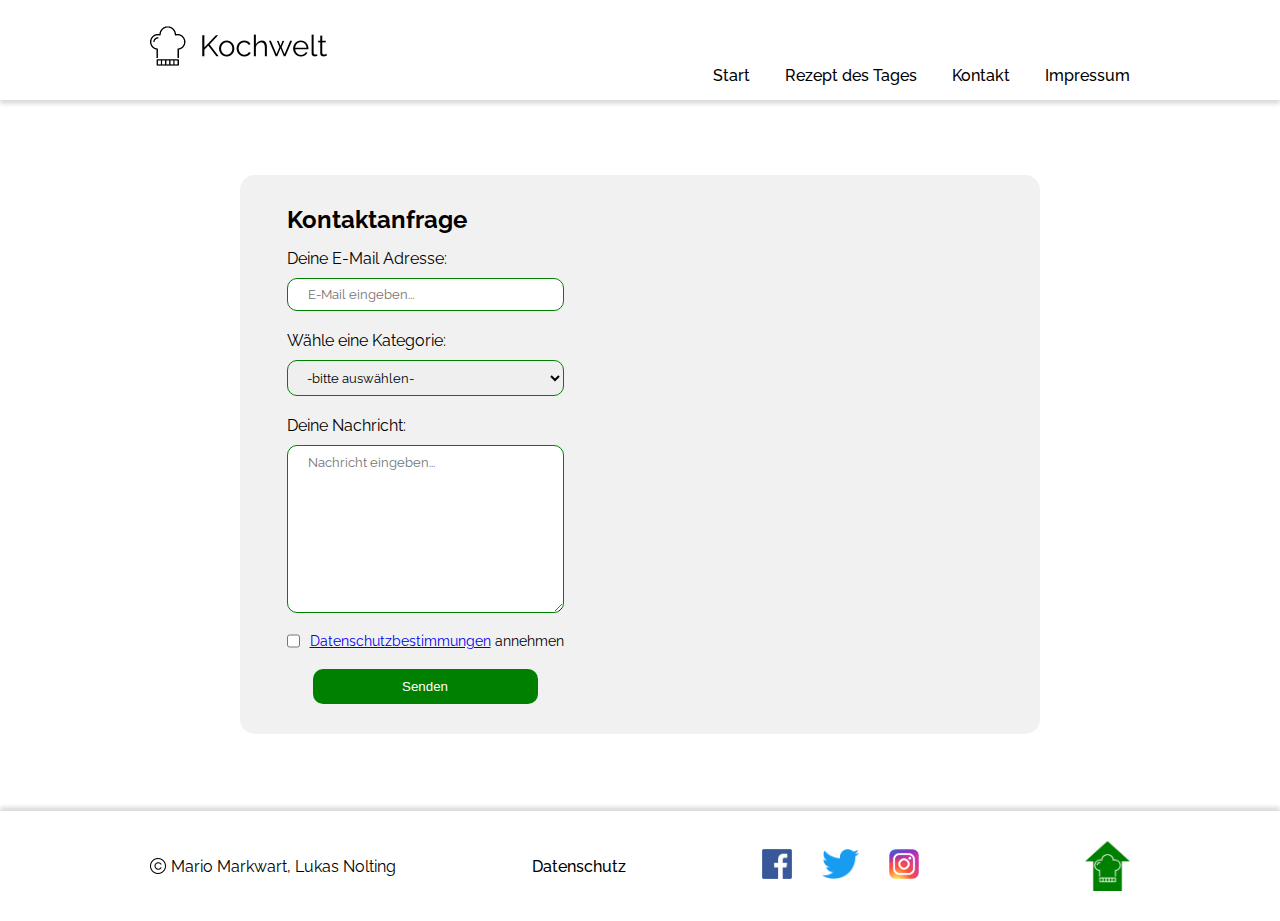
<file: kontakt.html>
<!DOCTYPE html>
<html lang="de">
  <head>
    <meta charset="UTF-8" />
    <meta name="viewport" content="width=device-width, initial-scale=1.0" />
    <link rel="stylesheet" href="./style/style.css" />
    <link rel="stylesheet" href="./style/kontakt.css" />
    <link rel="preconnect" href="https://fonts.googleapis.com" />
    <link rel="preconnect" href="https://fonts.gstatic.com" crossorigin />
    <link rel="preconnect" href="https://fonts.googleapis.com" />
    <link rel="preconnect" href="https://fonts.gstatic.com" crossorigin />
    <link
      href="https://fonts.googleapis.com/css2?family=Open+Sans:ital,wght@0,300;0,400;0,500;0,600;0,700;0,800;1,300;1,400;1,500;1,600;1,700;1,800&family=Pacifico&family=Raleway:ital,wght@0,100;0,200;0,300;0,400;0,500;0,600;0,700;0,800;0,900;1,100;1,200;1,300;1,400;1,500;1,600;1,700;1,800;1,900&display=swap"
      rel="stylesheet"
    />
    <link
      href="https://fonts.googleapis.com/css2?family=Economica:ital,wght@0,400;0,700;1,400;1,700&family=Open+Sans:ital,wght@0,300;0,400;0,500;0,600;0,700;0,800;1,300;1,400;1,500;1,600;1,700;1,800&family=Pacifico&family=Raleway:ital,wght@0,100;0,200;0,300;0,400;0,500;0,600;0,700;0,800;0,900;1,100;1,200;1,300;1,400;1,500;1,600;1,700;1,800;1,900&display=swap"
      rel="stylesheet"
    />
    <script src="./script.js"></script>

    <link rel="icon" type="image/png" href="./img/logo_small.png" />
    <title>Kontakt</title>
  </head>

  <body onload="includeHTML()">
    <nav w3-include-html="./templates/header.html" class="navigation"></nav>

    <div class="container-contact">
      <div class="contact-card margin-side">
        <form onsubmit="sendMail(event)" class="contact-form">
          <label class="contact-label">
            <h2>Kontaktanfrage</h2>
            <div class="contact-text">Deine E-Mail Adresse:</div>
            <input
              type="email"
              name="email"
              placeholder="E-Mail eingeben..."
              class="contact-input"
              required
            />
          </label>
          <label class="contact-label" id="dropdown">
            <div>Wähle eine Kategorie:</div>
            <select
              name="categories"
              id="dropdown"
              class="rec-dropdown"
              required
            >
              <option value="">-bitte auswählen-</option>
              <option value="kontaktanfragen">Kontaktanfragen</option>
              <option value="rezeptanfragen">Rezeptanfragen</option>
              <option value="technischeunterstuetzung">
                Technische Unterstützung
              </option>
            </select>
          </label>
          <label class="contact-label">
            <div>Deine Nachricht:</div>
            <textarea
              name="message"
              placeholder="Nachricht eingeben..."
              class="contact-textarea"
            ></textarea>
          </label>
          <label class="contact-label-data"
            ><input
              type="checkbox"
              name="Datenschutz"
              class="data-checkbox"
              required
            />
            <div class="contact-agree-data">
              <a href="./privacy.html" target="_blank"
                >Datenschutzbestimmungen</a
              >
              annehmen
            </div>
          </label>

          <!-- <div class="submit-flex"> -->
          <div class="submit-flex">
            <button type="submit" class="button-sendmail">Senden</button>
          </div>
          <!-- </div> -->
        </form>

        <iframe
          src="https://www.google.com/maps/embed?pb=!1m18!1m12!1m3!1d2427326.418264467!2d5.213395999496963!3d53.54998475234186!2m3!1f0!2f0!3f0!3m2!1i1024!2i768!4f13.1!3m3!1m2!1s0x47b9f36d162924ad%3A0x249c3b2f78f69efa!2sKochwelt!5e0!3m2!1sde!2sde!4v1698692639723!5m2!1sde!2sde"
          allowfullscreen=""
          loading="lazy"
          referrerpolicy="no-referrer-when-downgrade"
        ></iframe>
      </div>
    </div>

    <footer w3-include-html="./templates/footer.html"></footer>
  </body>
</html>
</file>
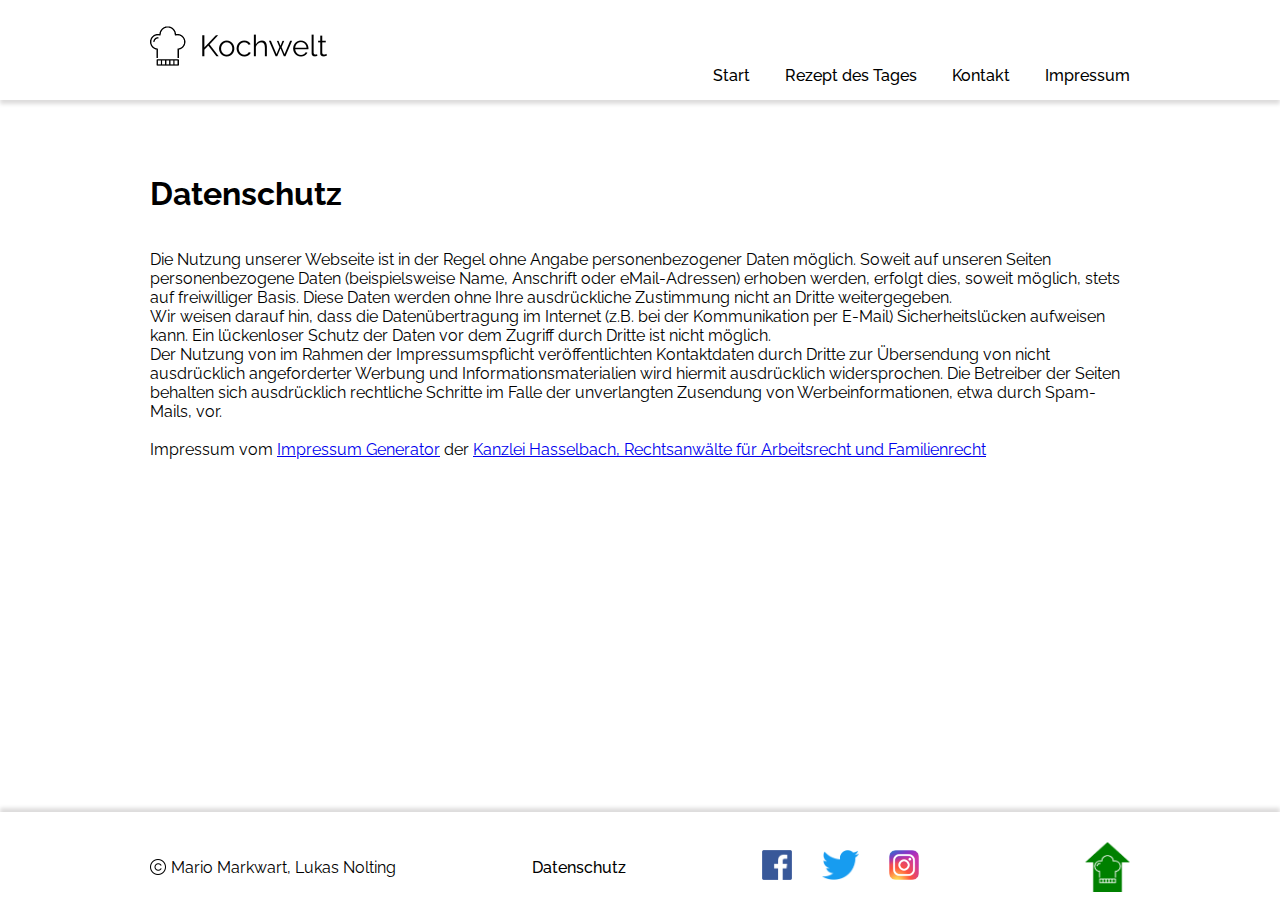
<file: privacy.html>
<!DOCTYPE html>
<html lang="en">
  <head>
    <meta charset="UTF-8" />
    <meta name="viewport" content="width=device-width, initial-scale=1.0" />
    <script src="script.js"></script>
    <link rel="stylesheet" href="./style/style.css" />
    <link rel="stylesheet" href="./style/kontakt.css" />
    <link rel="preconnect" href="https://fonts.googleapis.com" />
    <link rel="preconnect" href="https://fonts.gstatic.com" crossorigin />
    <link rel="preconnect" href="https://fonts.googleapis.com" />
    <link rel="preconnect" href="https://fonts.gstatic.com" crossorigin />
    <link
      href="https://fonts.googleapis.com/css2?family=Open+Sans:ital,wght@0,300;0,400;0,500;0,600;0,700;0,800;1,300;1,400;1,500;1,600;1,700;1,800&family=Pacifico&family=Raleway:ital,wght@0,100;0,200;0,300;0,400;0,500;0,600;0,700;0,800;0,900;1,100;1,200;1,300;1,400;1,500;1,600;1,700;1,800;1,900&display=swap"
      rel="stylesheet"
    />
    <link
      href="https://fonts.googleapis.com/css2?family=Economica:ital,wght@0,400;0,700;1,400;1,700&family=Open+Sans:ital,wght@0,300;0,400;0,500;0,600;0,700;0,800;1,300;1,400;1,500;1,600;1,700;1,800&family=Pacifico&family=Raleway:ital,wght@0,100;0,200;0,300;0,400;0,500;0,600;0,700;0,800;0,900;1,100;1,200;1,300;1,400;1,500;1,600;1,700;1,800;1,900&display=swap"
      rel="stylesheet"
    />

    <title>Datenschutzerklärung</title>
  </head>
  <body onload='includeHTML()'>
    <nav class="navigation" w3-include-html="./templates/header.html"></nav>
           <div class="container-data">
      <div class="margin-side-imp-priv">
    <p>
      <h1>Datenschutz</h1><br /><br />
      Die Nutzung unserer Webseite ist in der Regel ohne Angabe
      personenbezogener Daten möglich. Soweit auf unseren Seiten
      personenbezogene Daten (beispielsweise Name, Anschrift oder
      eMail-Adressen) erhoben werden, erfolgt dies, soweit möglich, stets auf
      freiwilliger Basis. Diese Daten werden ohne Ihre ausdrückliche Zustimmung
      nicht an Dritte weitergegeben. <br />
      Wir weisen darauf hin, dass die Datenübertragung im Internet (z.B. bei der
      Kommunikation per E-Mail) Sicherheitslücken aufweisen kann. Ein
      lückenloser Schutz der Daten vor dem Zugriff durch Dritte ist nicht
      möglich. <br />
      Der Nutzung von im Rahmen der Impressumspflicht veröffentlichten
      Kontaktdaten durch Dritte zur Übersendung von nicht ausdrücklich
      angeforderter Werbung und Informationsmaterialien wird hiermit
      ausdrücklich widersprochen. Die Betreiber der Seiten behalten sich
      ausdrücklich rechtliche Schritte im Falle der unverlangten Zusendung von
      Werbeinformationen, etwa durch Spam-Mails, vor.<br />
    </p>
    <br />
    Impressum vom
    <a href="https://www.impressum-generator.de">Impressum Generator</a> der
    <a href="https://www.kanzlei-hasselbach.de/"
      >Kanzlei Hasselbach, Rechtsanwälte für Arbeitsrecht und Familienrecht</a
    >
  </div>
</div>
    <footer w3-include-html="./templates/footer.html"></footer>
  </body>
</html>
</file>
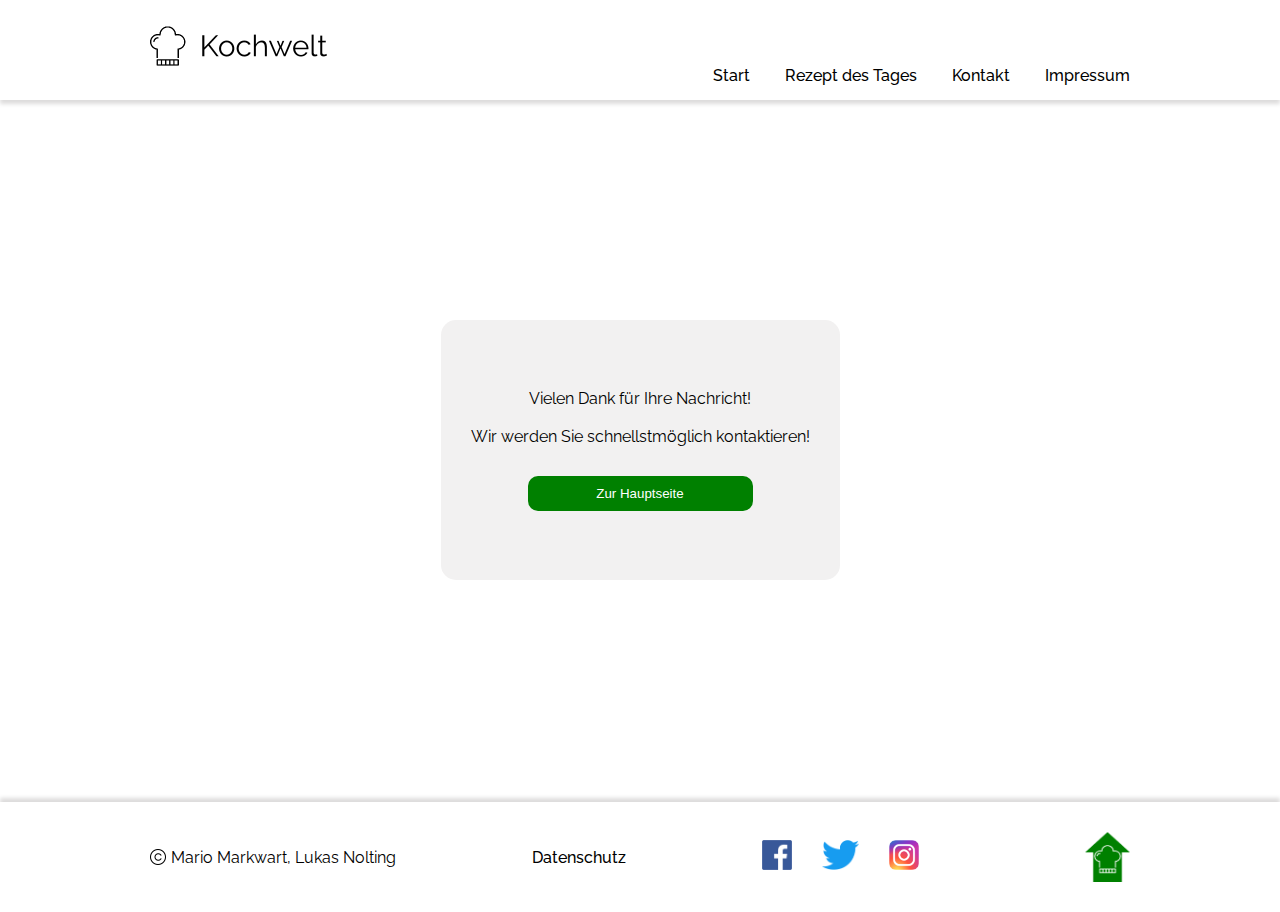
<file: send_mail.html>
<!DOCTYPE html>
<html lang="de">
  <head>
    <meta charset="UTF-8" />
    <meta name="viewport" content="width=device-width, initial-scale=1.0" />
    <link rel="stylesheet" href="./style/style.css" />
    <link rel="stylesheet" href="./style/kontakt.css" />
    <link href="./fonts/static/Raleway-Bold.ttf" rel="stylesheet" />

    <link rel="preconnect" href="https://fonts.googleapis.com" />
    <link rel="preconnect" href="https://fonts.gstatic.com" crossorigin />
    <link
      href="https://fonts.googleapis.com/css2?family=Open+Sans:ital,wght@0,300;0,400;0,500;0,600;0,700;0,800;1,300;1,400;1,500;1,600;1,700;1,800&family=Pacifico&family=Raleway:ital,wght@0,100;0,200;0,300;0,400;0,500;0,600;0,700;0,800;0,900;1,100;1,200;1,300;1,400;1,500;1,600;1,700;1,800;1,900&display=swap"
      rel="stylesheet"
    />
    <link
      href="https://fonts.googleapis.com/css2?family=Economica:ital,wght@0,400;0,700;1,400;1,700&family=Open+Sans:ital,wght@0,300;0,400;0,500;0,600;0,700;0,800;1,300;1,400;1,500;1,600;1,700;1,800&family=Pacifico&family=Raleway:ital,wght@0,100;0,200;0,300;0,400;0,500;0,600;0,700;0,800;0,900;1,100;1,200;1,300;1,400;1,500;1,600;1,700;1,800;1,900&display=swap"
      rel="stylesheet"
    />
    <script src="./script.js"></script>

    <link rel="icon" type="image/png" href="./img/logo_small.png" />
    <title>Mail erfolgreich versendet!</title>
  </head>

  <body onload="includeHTML()">
    <nav class="navigation" w3-include-html="./templates/header.html"></nav>
    <div class="container-contact-send">
      <div class="contact-card-send margin-side">
        <div>
          Vielen Dank für Ihre Nachricht!<br /><br />Wir werden Sie
          schnellstmöglich kontaktieren!
        </div>

        <a href="./index.html" class="link"
          ><button class="button-back">Zur Hauptseite</button></a
        >
      </div>
    </div>
    <footer w3-include-html="./templates/footer.html"></footer>
  </body>
</html>
</file>
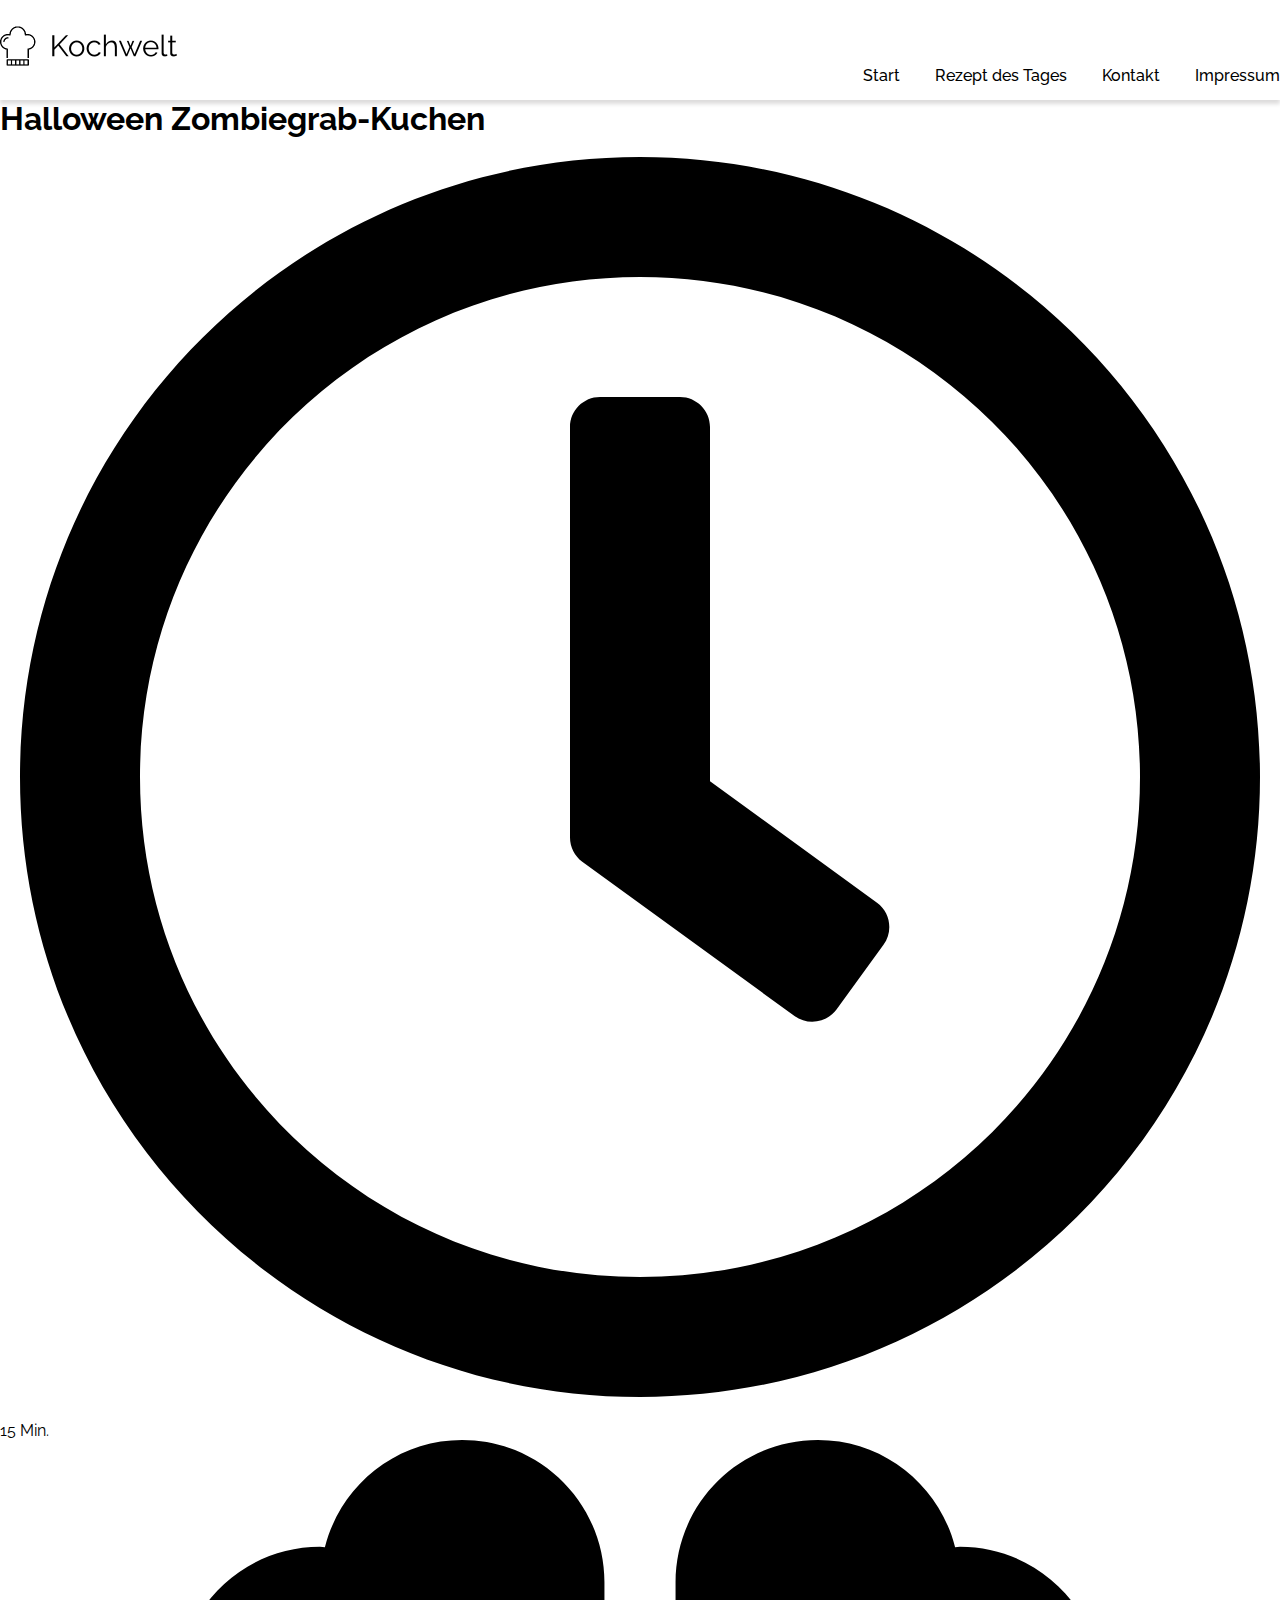
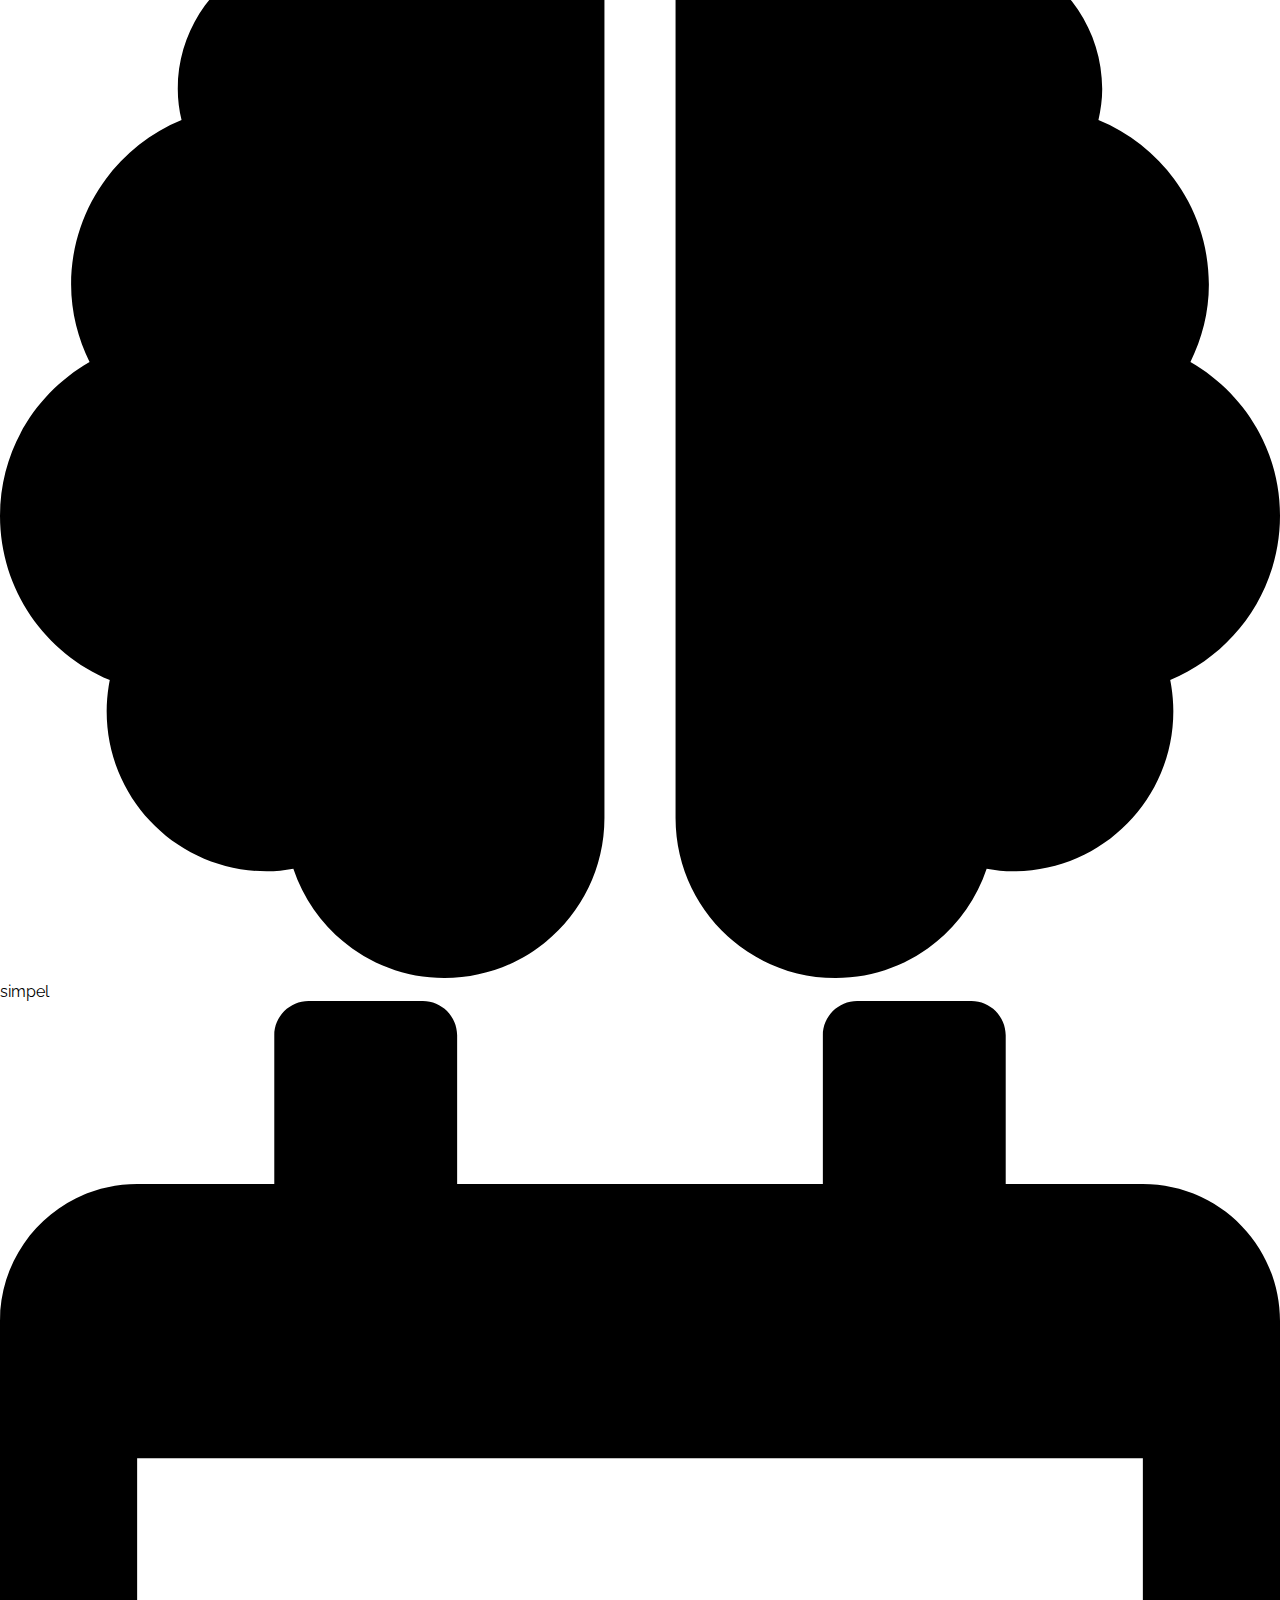
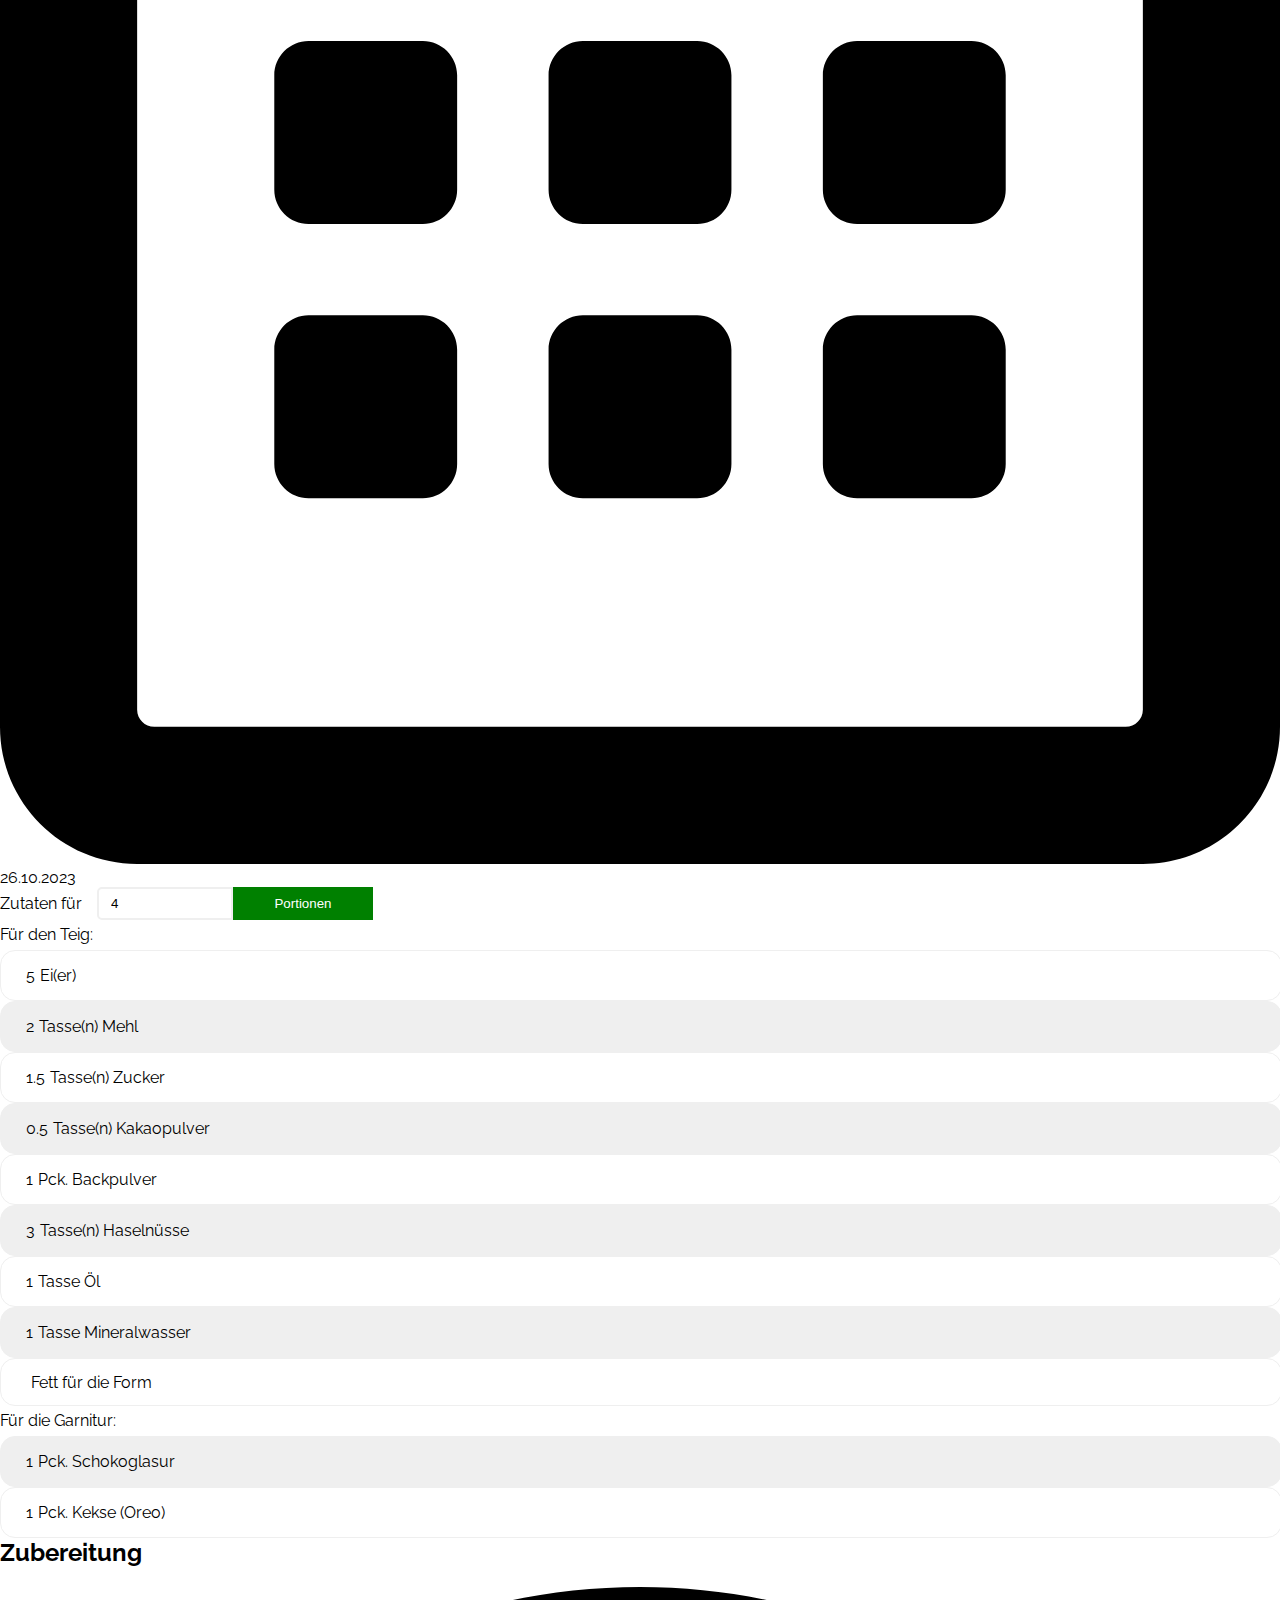
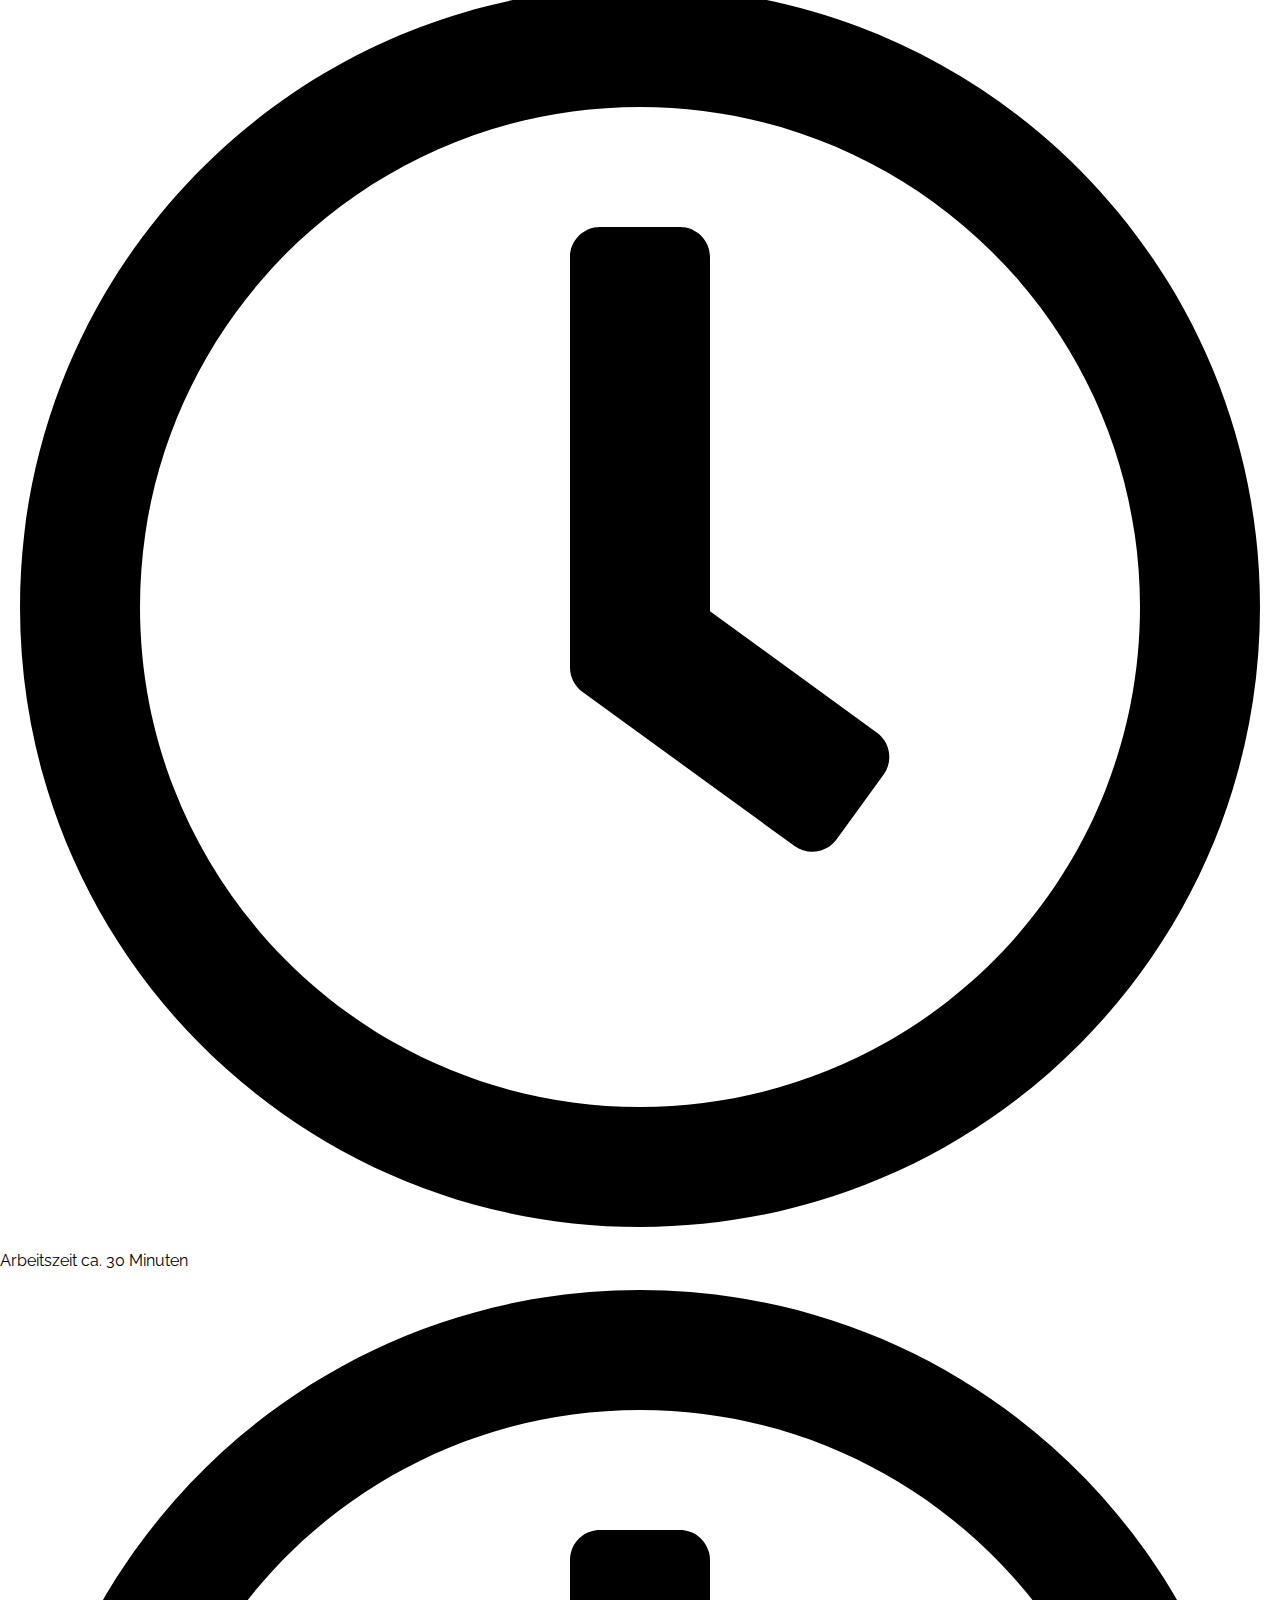
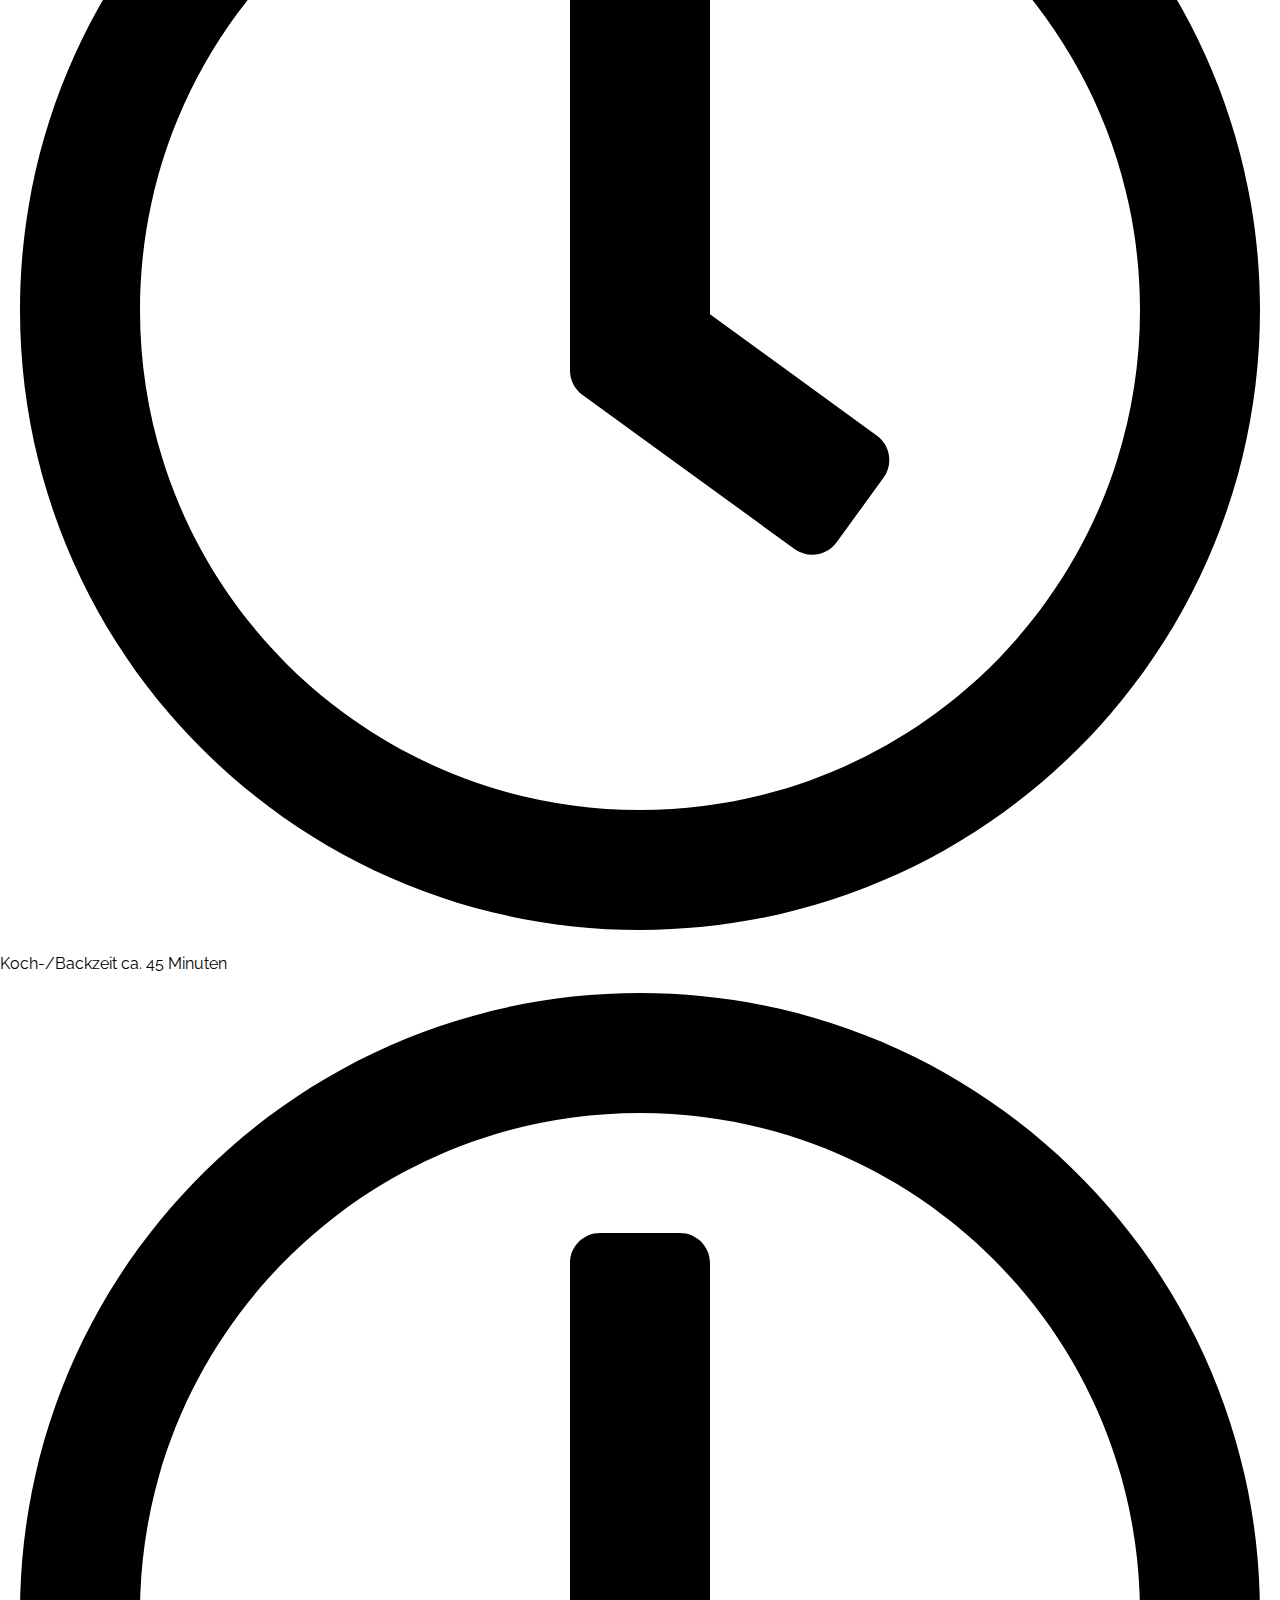
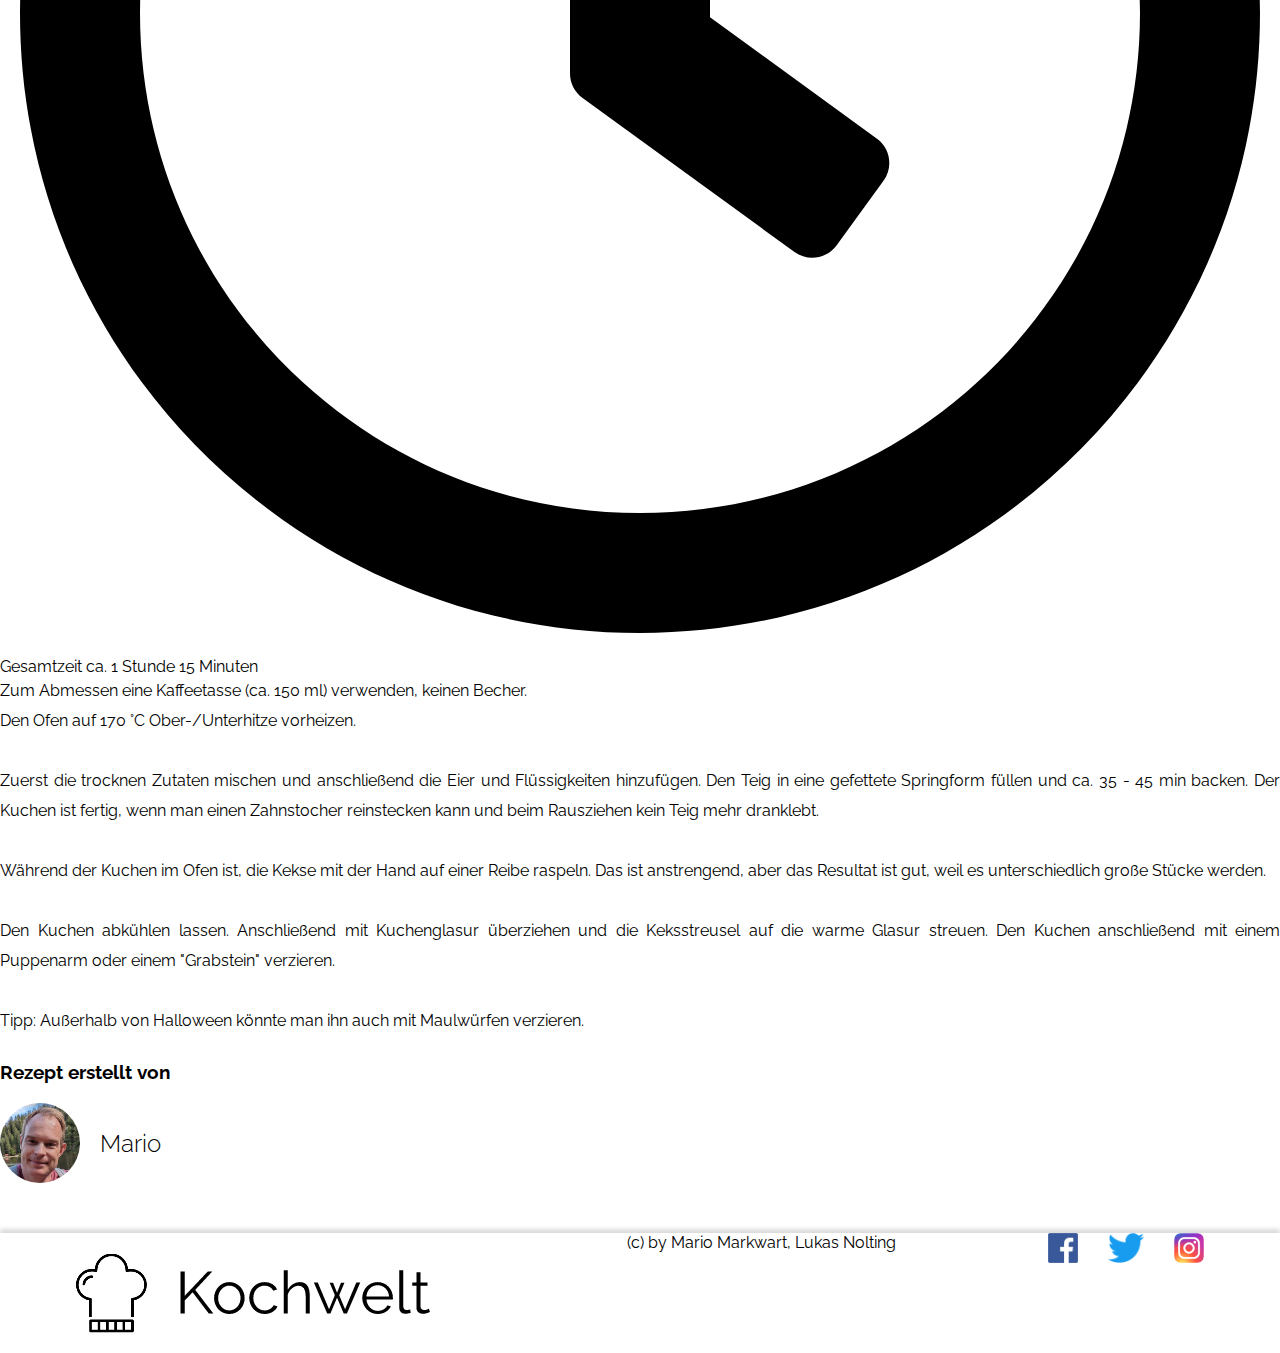
<file: zombiegrab.html>
<!DOCTYPE html>
<html lang="de">
  <head>
    <meta charset="UTF-8" />
    <meta name="viewport" content="width=device-width, initial-scale=1.0" />
    <link rel="stylesheet" href="./style/style.css" />
    <link rel="stylesheet" href="./style/reciept.css" />

    <!-- SCHRIFTART ANPASSEN (FRAGEN?) -->

    <link href="./fonts/static/Raleway-Bold.ttf" rel="stylesheet" />

    <link rel="preconnect" href="https://fonts.googleapis.com" />
    <link rel="preconnect" href="https://fonts.gstatic.com" crossorigin />
    <link
      href="https://fonts.googleapis.com/css2?family=Open+Sans:ital,wght@0,300;0,400;0,500;0,600;0,700;0,800;1,300;1,400;1,500;1,600;1,700;1,800&family=Pacifico&family=Raleway:ital,wght@0,100;0,200;0,300;0,400;0,500;0,600;0,700;0,800;0,900;1,100;1,200;1,300;1,400;1,500;1,600;1,700;1,800;1,900&display=swap"
      rel="stylesheet"
    />
    <link
      href="https://fonts.googleapis.com/css2?family=Economica:ital,wght@0,400;0,700;1,400;1,700&family=Open+Sans:ital,wght@0,300;0,400;0,500;0,600;0,700;0,800;1,300;1,400;1,500;1,600;1,700;1,800&family=Pacifico&family=Raleway:ital,wght@0,100;0,200;0,300;0,400;0,500;0,600;0,700;0,800;0,900;1,100;1,200;1,300;1,400;1,500;1,600;1,700;1,800;1,900&display=swap"
      rel="stylesheet"
    />

    <!-- Script einbinden  -->
    <script src="script.js"></script>

    <link rel="icon" type="image/png" href="./img/logo_small.png" />
    <title>Kochwelt</title>
  </head>

  <body>
    <nav class="navigation">
      <div class="nav-head">
        <a href="./index.html"
          ><img class="nav-img" src="./img/logo.png" alt="Kochwelt-Logo"
        /></a>
        <div class="nav-bar">
          <a href="./index.html" class="nav-link">Start</a>
          <a href="#" class="nav-link">Rezept des Tages</a>
          <a href="./kontakt.html" class="nav-link">Kontakt</a>
          <a href="#" class="nav-link">Impressum</a>
        </div>
      </div>
    </nav>

    <div class="daily-head daily-margin">
      <h1>Halloween Zombiegrab-Kuchen</h1>
      <div class="box">
        <div class="rec-zombiegrab-img"></div>
      </div>
      <div class="daily-head-cred">
        <div class="daily-cred">
          <img
            src="./img/icons/clock-regular.svg"
            alt="clock"
            class="daily-head-icon"
          />15 Min.
        </div>
        <div class="daily-cred">
          <img
            src="./img/icons/brain-solid.svg"
            alt="brain"
            class="daily-head-icon"
          />simpel
        </div>
        <div class="daily-cred">
          <img
            src="./img/icons/calendar-alt-regular.svg"
            alt="brain"
            class="daily-head-icon"
          />26.10.2023
        </div>
      </div>
    </div>

    <div class="daily-ing daily-margin">
      <div class="ing-amount-port">
        <div>Zutaten für</div>
        <input
          id="ing-input"
          class="ing-input"
          type="number"
          min="1"
          max="100"
          required
          value="4"
        />

        <button class="ing-button" onclick="getInputAmount()">Portionen</button>
      </div>

      <!--
        class="ing-amount" nur ist zum finden 
        aller Zutaten-Mengen durch das JS gedacht 
        Hier die Mengen für 4 Portionen eintragen!
      -->
      <section class="sec-ing">
        <p class="ingredient-whatFor-odd">Für den Teig:</p>
        <div class="ingredient-even">
          <div class="ing-amount">5</div>
          <div>Ei(er)</div>
        </div>
        <div class="ingredient-odd">
          <div class="ing-amount">2</div>
          <div>Tasse(n) Mehl</div>
        </div>
        <div class="ingredient-even">
          <div class="ing-amount">1.5</div>
          <div>Tasse(n) Zucker</div>
        </div>
        <div class="ingredient-odd">
          <div class="ing-amount">0.5</div>
          <div>Tasse(n) Kakaopulver</div>
        </div>
        <div class="ingredient-even">
          <div class="ing-amount">1</div>
          <div>Pck. Backpulver</div>
        </div>
        <div class="ingredient-odd">
          <div class="ing-amount">3</div>
          <div>Tasse(n) Haselnüsse</div>
        </div>
        <div class="ingredient-even">
          <div class="ing-amount">1</div>
          <div>Tasse Öl</div>
        </div>
        <div class="ingredient-odd">
          <div class="ing-amount">1</div>
          <div>Tasse Mineralwasser</div>
        </div>
        <div class="ingredient-even">
          <div class="ing-amount"></div>
          <div>Fett für die Form</div>
        </div>
        <p class="ingredient-whatFor-even">Für die Garnitur:</p>
        <div class="ingredient-odd">
          <div class="ing-amount">1</div>
          <div>Pck. Schokoglasur</div>
        </div>
        <div class="ingredient-even">
          <div class="ing-amount">1</div>
          <div>Pck. Kekse (Oreo)</div>
        </div>
      </section>

      <section>
        <h2>Zubereitung</h2>
        <div class="daily-head-cred">
          <div class="daily-cred">
            <img
              src="./img/icons/clock-regular.svg"
              alt="clock"
              class="daily-head-icon"
            />Arbeitszeit ca. 30 Minuten
          </div>
          <div class="daily-cred">
            <img
              src="./img/icons/clock-regular.svg"
              alt="brain"
              class="daily-head-icon"
            />Koch-/Backzeit ca. 45 Minuten
          </div>
          <div class="daily-cred">
            <img
              src="./img/icons/clock-regular.svg"
              alt="brain"
              class="daily-head-icon"
            />Gesamtzeit ca. 1 Stunde 15 Minuten
          </div>
        </div>

        <p class="recp-text">
          Zum Abmessen eine Kaffeetasse (ca. 150 ml) verwenden, keinen
          Becher.<br />

          Den Ofen auf 170 °C Ober-/Unterhitze vorheizen.<br />
          <br />
          Zuerst die trocknen Zutaten mischen und anschließend die Eier und
          Flüssigkeiten hinzufügen. Den Teig in eine gefettete Springform füllen
          und ca. 35 - 45 min backen. Der Kuchen ist fertig, wenn man einen
          Zahnstocher reinstecken kann und beim Rausziehen kein Teig mehr
          dranklebt.<br />
          <br />

          Während der Kuchen im Ofen ist, die Kekse mit der Hand auf einer Reibe
          raspeln. Das ist anstrengend, aber das Resultat ist gut, weil es
          unterschiedlich große Stücke werden.<br />
          <br />
          Den Kuchen abkühlen lassen. Anschließend mit Kuchenglasur überziehen
          und die Keksstreusel auf die warme Glasur streuen. Den Kuchen
          anschließend mit einem Puppenarm oder einem "Grabstein" verzieren.<br />
          <br />
          Tipp: Außerhalb von Halloween könnte man ihn auch mit Maulwürfen
          verzieren.
        </p>

        <h3>Rezept erstellt von</h3>
        <div class="autor-box">
          <div class="img-autor-mario"></div>
          <div>Mario</div>
        </div>
      </section>
      <div class="footer">
        <img src="./img/logo.png" alt="Logo" class="footer-img" />
        <div>(c) by Mario Markwart, Lukas Nolting</div>
        <div class="footer-icons">
          <a href="www.facebook.com"
            ><img src="./img/facebook.png" alt="facebook" class="footer-icon"
          /></a>
          <a href="www.twitter.com"
            ><img src="./img/twitter.png" alt="facebook" class="footer-icon"
          /></a>
          <a href="www.instagram.com"
            ><img src="./img/instagram.webp" alt="facebook" class="footer-icon"
          /></a>
        </div>
      </div>
    </div>
  </body>
</html>
</file>
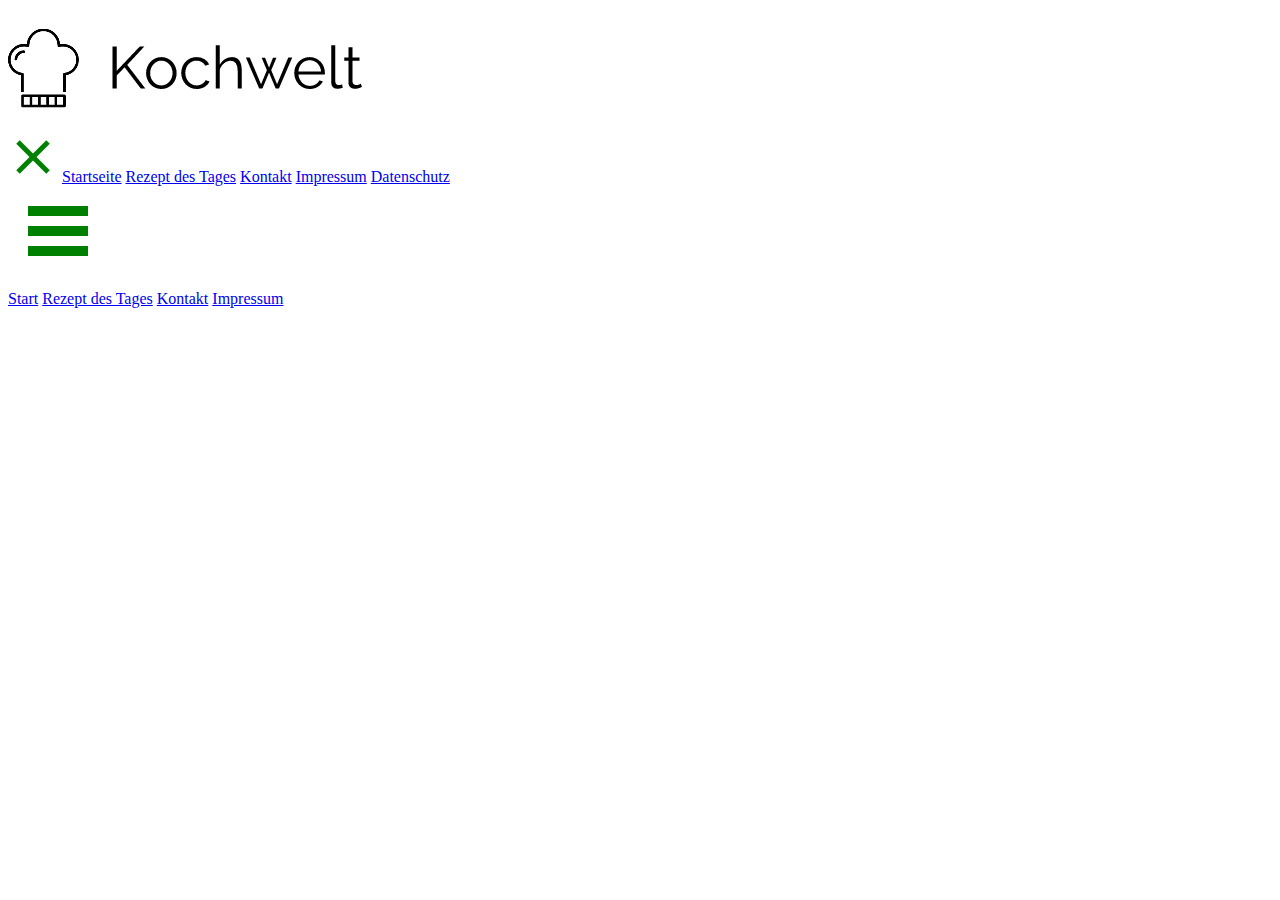
<file: templates/header.html>
<!DOCTYPE html>
<html lang="de">
  <head>
    <meta charset="UTF-8" />
    <meta name="viewport" content="width=device-width, initial-scale=1.0" />
    <title>Header</title>
  </head>
  <body>
    <div class="nav-head margin-side">
      <a href=".././index.html"
        ><img class="nav-img" src="../img/logo.png" alt="Kochwelt-Logo"
      /></a>

      <!-- BURGER MENU-->

      <div onclick="dialogRemove()" id="dialog" class="dialog-bg d-none">
        <div class="dialog" id="burger-dialog">
          <div class="burger-menu">
            <img
              src="../img/icons/burger-close.svg"
              onclick="dialogRemove()"
              class="burger-close"
              id="menu-button"
            />
            <a href=".././index.html" class="burger-menu-links">Startseite</a>
            <a href=".././daily_reciept.html" class="burger-menu-links"
              >Rezept des Tages</a
            >
            <a href=".././kontakt.html" class="burger-menu-links">Kontakt</a>
            <a href=".././imprint.html" class="burger-menu-links">Impressum</a>
            <a href=".././privacy.html" class="burger-menu-links"
              >Datenschutz</a
            >
          </div>
        </div>
      </div>
      <img
        src=".././img/icons/burger.svg"
        onclick="dialogShow()"
        class="burger-none nav-img-burger"
        id="menu-button"
      />

      <!-- ENDE BURGER MENU -->

      <div class="nav-bar">
        <a href=".././index.html" class="nav-link">Start</a>
        <a href=".././daily_reciept.html" class="nav-link">Rezept des Tages</a>
        <a href=".././kontakt.html" class="nav-link">Kontakt</a>
        <a href=".././imprint.html" class="nav-link">Impressum</a>
      </div>
    </div>
  </body>
</html>
</file>
<file: style/style.css>
* {
  margin: 0;
  padding: 0;
}

html {
  font-family: "Raleway", "sans-serif";
  scroll-behavior: smooth;
}

*::-webkit-scrollbar {
  width: 13px;
}

*::-webkit-scrollbar-track {
  background: #ffffff;
}

*::-webkit-scrollbar-thumb {
  background-color: #008000;
  border-radius: 10px;
  border: 2px double #ffffff;
}

.navigation {
  box-shadow: 0px 4px 4px 0 rgba(17, 3, 3, 0.14);
  top: 0;
  width: 100%;
  background-color: white;
  z-index: 1;
}

.nav-head {
  display: flex;
  justify-content: space-between;
  align-items: flex-end;
  height: 100px;
}

.nav-img {
  height: 60px;
  margin-top: 20px;
  margin-bottom: 20px;
}

.nav-img-burger {
  display: none;
}

.nav-img-burger:hover {
  cursor: pointer;
}

.nav-bar {
  display: flex;
  align-items: flex-start;
  justify-content: space-around;
  gap: 35px;
}

.nav-link {
  color: black;
  text-decoration: none;
  margin-bottom: 15px;
  font-size: 16px;
  font-weight: 500;
  text-wrap: nowrap;
}

.nav-link:hover {
  color: green;
  text-decoration: underline;
  padding-bottom: 0px;
  text-underline-offset: 100%;
  text-decoration-thickness: 3px;
}

/* BURGER MENU */
.dialog-bg {
  /* background-color: rgba(0, 0, 0, 0.2); */
  z-index: 999;
  position: fixed;
  right: 0;
  top: 0;
  bottom: 0;
  display: flex;
  justify-content: flex-end;
  align-items: flex-start;
  width: 100%;
}

.dialog {
  /* margin-top:100px; */
  background-color: white;
  border: 1px solid lightgray;
  box-shadow: -4px 4px 10px -1px rgba(224, 224, 224, 0.83);
  padding: 24px;
  height: 230px;
  width: 20%;
  min-width: 140px;
  border-bottom-left-radius: 15px;
  display: flex;
  justify-content: space-between;
  flex-direction: column;
  /* visibility: hidden; */
  /* opacity: 0%;
  transition: visibility 0s, opacity .75s linear;*/
}
/* .dialog:hover{
 visibility: visible;
 opacity: 1;
} */

.burger-menu {
  display: flex;
  flex-direction: column;
  align-items: center;
  gap: 15px;
  margin-bottom: 15px;
}

.burger-menu-links {
  text-decoration: none;
  color: #008000;
}

.burger-menu-links:hover {
  color: #008000;
  text-decoration: underline;
  padding-bottom: 0px;
  text-decoration-thickness: 1.5px;
  text-underline-offset: 7.5px;
}

.burger-close {
  height: 30px;
  padding-left: 80px;
}

.burger-close:hover {
  cursor: pointer;
}

.d-none {
  display: none;
}

.burger-none {
  display: none;
}

/* ENDE BURGER MENU */

.head-img {
  height: 260px;
  border-radius: 15px;
}

.new-img-general {
  width: 250px;
  height: 250px;
  border-radius: 15px;
  object-fit: cover;
}

.img-curry {
  height: 250px;
  border-radius: 15px;
  object-fit: cover;
}

.margin-side {
  margin-left: 300px;
  margin-right: 300px;
}

.margin-side-imp-priv {
  margin-left: 300px;
  margin-right: 300px;
}

.margin-topbot {
  margin: 30px 0;
}

.padding-side {
  padding-left: 300px;
  padding-right: 300px;
}

.padding-topbot {
  padding: 30px 0;
}

.padding-top {
  padding-top: 30px;
}

.content-header {
  display: flex;
  flex-direction: column;
  padding: 0 0 40px 40px;
  justify-content: space-between;
}

.curry-content {
  display: flex;
  justify-content: space-between;
}

.button-curry {
  background-color: green;
  border-style: none;
  border-radius: 10px;
  padding: 15px 70px;
  color: white;
  width: 225px;
}

.button-curry:hover {
  background-color: rgb(24, 155, 12);
  cursor: pointer;
}

.a-curry {
  width: 225px;
}

.bottom-section {
  display: flex;
  justify-content: space-between;
}

.grey-section {
  background-color: rgba(202, 199, 199, 0.247);
  height: 100%;
}

.top-text {
  text-align: center;
}

h1 {
  font-size: 32px;
}
.content {
  display: flex;
  justify-content: space-between;
}
.main-img {
  border-radius: 15px;
  text-align: center;
}

h4 {
  padding-top: 15px;
  padding-bottom: 30px;
  color: black;
  text-align: center;
  font-size: 18px;
}

span {
  text-align: justify;
  line-height: 30px;
}

p {
  text-align: justify;
  line-height: 30px;
}

.padding-footer {
  padding-right: 50px;
}

.footer {
  box-shadow: 0px -4px 4px 0 rgba(17, 3, 3, 0.14);
  bottom: 0;
  top: 0;
  left: 0;
  right: 0;
}

.footer-content {
  display: flex;
  justify-content: space-between;
  align-items: center;
  height: 100%;
  width: 100%;
}

.footer-icons {
  display: flex;
  justify-content: space-between;
  gap: 30px;
}

.footer-icon {
  height: 30px;
}

.footer-link {
  color: black;
  text-decoration: none;
  font-size: 16px;
  font-weight: 500;
  text-wrap: nowrap;
}

.footer-link:hover {
  color: #008000;
  text-decoration: underline;
  text-underline-position: above;
  text-underline-offset: 50%;
  text-decoration-thickness: 3px;
}

.footer-start {
  display: flex;
  align-items: center;
  gap: 5px;
}

.footer-logo-small {
  height: 50px;
  width: 45px;
}

.logo-small-d-none-media {
  display: block;
}

.logo-small-d-none {
  display: none;
}

.c-icon {
  height: 16px;
  width: auto;
}

.link {
  text-decoration: none;
  color: white;
}

.link:hover h4 {
  text-decoration: underline;
  color: #008000;
}

/* 1550px */

@media (max-width: 1550px) {
  .margin-side {
    margin-left: 150px;
    margin-right: 150px;
  }

  .margin-side-imp-priv {
    margin-left: 120px;
    margin-right: 120px;
  }

  .padding-side {
    padding-left: 150px;
    padding-right: 150px;
  }
}

/* 1150px */

@media (max-width: 1150px) {
  .margin-side {
    margin-left: 100px;
    margin-right: 100px;
  }

  .padding-side {
    padding-left: 100px;
    padding-right: 100px;
  }
}

/* 1050px */

@media (max-width: 1050px) {
  .margin-side {
    margin-left: 50px;
    margin-right: 50px;
  }

  .padding-side {
    padding-left: 50px;
    padding-right: 50px;
  }
}

/* 1000px */

@media (max-width: 1000px) {
  .margin-side {
    margin-left: 35px;
    margin-right: 35px;
  }

  .content-header {
    padding-left: 20px;
  }
  .padding-side {
    padding-left: 35px;
    padding-right: 35px;
  }

  .nav-head {
    justify-content: space-around;
  }
  .padding-footer {
    padding-right: 20px;
  }

  .footer-content {
    justify-content: space-around;
  }
}

/* 960px */

@media (max-width: 960px) {
  .head-content {
    flex-direction: column;
    align-items: center;
  }

  .head-img {
    width: 100%;
    height: 250px;
    object-fit: cover;
  }

  .margin-side-imp-priv {
    margin-left: 2px;
    margin-right: 20px;
  }

  .curry-content {
    flex-direction: column;
    align-items: center;
    gap: 30px;
  }

  .img-curry {
    width: 90%;
    height: 150px;
  }

  .content-header {
    width: 100%;
    display: flex;
    justify-content: center;
    align-items: center;
    padding-left: 0;
    padding-bottom: 0;
  }

  span {
    padding: 20px 0px;
    width: 90%;
  }

  .content {
    width: 100%;
    flex-direction: column;
    align-items: center;
    justify-content: center;
    padding-bottom: 30px;
    gap: 40px !important;
  }

  .main-img {
    width: 100%;
  }
  .new-img-general {
    width: 100%;
    height: 150px;
    object-fit: cover;
  }

  .content-column-pic {
    width: 100%;
  }
  h4 {
    font-size: 20px;
    padding: 0;
  }

  .link {
    width: 90%;
    display: flex;
    flex-direction: column;
    align-items: center;
    gap: 10px;
  }

  h2 {
    font-size: 24px;
  }

  h1 {
    font-size: 36px;
  }
  .bottom-section {
    width: 100%;
    display: flex;
    flex-direction: column;
    justify-content: space-between;
    align-items: center;
    gap: 20px;
  }
  .padding-footer {
    padding: 0;
    width: 90%;
  }
  .img-footer {
    width: 90%;
  }
  .footer-start {
    display: none;
  }
}

/* 750px */

@media (max-width: 750px) {
  .nav-bar {
    display: none;
  }
  .footer-link {
    display: none;
  }

  .nav-head {
    justify-content: space-between;
    margin: 0 30px;
    align-items: center;
  }
  .nav-img-burger {
    display: inherit;
    height: 50px;
  }

  .burger-close {
    height: 40px;
  }

  .container-imprint {
    padding-top: 30px !important;
    padding-bottom: 30px !important;
    padding-left: 10px !important;
    padding-right: 10px !important;
  }
}

/* 560px */

@media (max-width: 560px) {
  .footer-content {
    justify-content: space-between;
  }
  .footer-icons {
    width: 100%;
    align-items: center;
    justify-content: space-around;
  }

  .footer-content {
    width: 90%;
    margin: 0;
  }

  .logo-small-d-none-media {
    display: none;
  }

  .logo-small-d-none {
    display: block;
    height: 50px;
  }

  .footer-logo-small {
    display: none;
  }

  .margin-side-imp-priv {
    margin-left: 10px;
    margin-right: 10px;
  }
}

.footer {
  display: flex;
  justify-content: space-around;
}

/* 430px */

@media (max-width: 430px) {
  h1 {
    font-size: 32px;
  }
  span {
    font-size: 16px;
    line-height: 20px;
  }

  p {
    line-height: 20px;
  }
  h4 {
    font-size: 16px;
  }
  h2 {
    font-size: 24px;
  }
  .nav-img {
    height: 40px;
  }
  .nav-img-burger {
    height: 40px;
  }

  .burger-close {
    height: 30px;
    padding-left: 90px;
    padding-top: 5px;
  }

  .footer-icons {
    justify-content: space-between;
    margin: 0 20px;
    gap: 25px;
  }

  .container-imprint {
    padding-top: 20px !important;
    padding-bottom: 20px !important;
    padding-left: 0px !important;
    padding-right: 0px !important;
  }
}
</file>
<file: style/reciept.css>
.autor-box {
  display: flex;
  align-items: center;
  padding-bottom: 30px;
  font-size: 24px;
  font-weight: 300;
}

.rec-cred {
  display: flex;
  align-items: center;
  gap: 10px;
  font-size: 14px;
  background-color: #efefef;
  padding: 5px 10px;
  border-radius: 15px;
}

.rec-head {
  display: flex;
  flex-direction: column;
}

.rec-head-cred {
  display: flex;
  gap: 15px;
  margin: 25px 0;
}

.rec-head-icon {
  width: 15px;
}

.rec-head-img {
  overflow: hidden;
  width: 100%;
  height: 200px;
  background-size: cover;
  background-position: center;
  object-fit: cover;
  border-radius: 15px;
}

.rec-margin {
  margin: 0 180px 0 180px;
}

.img-autor-lukas {
  height: 80px;
  width: 80px;
  background-image: url(../img/Lukas.jpg);
  border-radius: 50%;
  background-size: cover;
  margin: 20px 20px 20px 0px;
}

.img-autor-mario {
  height: 80px;
  width: 80px;
  background-image: url("../img/mario.png");
  border-radius: 50%;
  background-size: cover;
  margin: 20px 20px 20px 0px;
}

.ing-amount {
  padding: 15px 0 15px 25px;
}

.ing-amount-port {
  display: flex;
  align-items: center;
  height: 100%;
}

.ing-button {
  width: 140px;
  color: white;
  background-color: green;
  border-style: none;
  cursor: pointer;
  color: white;
  text-decoration: none;
  border: 9.5px solid green;
}

.ing-input {
  margin-left: 15px;
  border: 2px solid #efefef;
  border-top-left-radius: 5px;
  border-bottom-left-radius: 5px;
  width: 120px;
  padding-left: 12px;
  height: 29.5px;
}

.ingredient-odd {
  display: flex;
  align-items: center;
  gap: 5px;
  width: 100%;
  background-color: #efefef;
  border-radius: 15px;
  min-height: 46px;
  border-color: #efefef;
  border-style: solid;
  border-width: 1px;
}
.ingredient-even {
  display: flex;
  align-items: center;
  gap: 5px;
  width: 100%;
  min-height: 46px;
  border-radius: 15px;
  border-color: #efefef;
  border-style: solid;
  border-width: 1px;
}

.rec-amount {
  display: flex;
}

.recp-text {
  margin-bottom: 25px;
}

/* 690px */

@media (max-width: 690px) {
  .ing-amount-port {
    justify-content: center;
  }
  .rec-head-img {
    height: 150px;
  }
  .rec-head-cred {
    flex-direction: column;
    align-items: center;
    justify-content: center;
    margin-left: auto;
    margin-right: auto;
  }
  h2 {
    text-align: center;
  }
}

/* 520px */

@media (max-width: 520px) {
  h1 {
    text-align: center;
  }
}

/* 460px */

@media (max-width: 460px) {
  .ing-amount-port {
    flex-direction: column;
    gap: 15px;
  }
  .ing-input {
    border-top-left-radius: 0px !important;
    border-bottom-left-radius: 0px !important;
    margin-left: 0;
  }

  .sec-ing {
    font-size: 14px;
  }

  .autor {
    display: flex;
    flex-direction: column;
    align-items: center;
    padding-top: 30px;
  }
}

/* 390px */

@media (max-width: 390px) {
  .rec-amount {
    flex-direction: column;
    align-items: center;
    gap: 20px;
  }

  .ing-input {
    width: 70px;
  }

  .ing-amount-port {
    border-top: 1px solid #efefef;
    padding-top: 20px;
    margin-left: auto;
    margin-right: auto;
    display: flex;
    align-items: center;
    justify-content: center;
  }
}

@media (max-width: 350px) {
  .margin-side {
    margin-left: 10px;
    margin-right: 10px;
  }
}
</file>
<file: style/kontakt.css>
.container-contact {
  padding-top: 75px;
  padding-bottom: 77px;
  padding-left: 30px;
  padding-right: 30px;
  display: flex;
  justify-content: center;
}

.container-contact-send {
  padding-top: 75px;
  padding-bottom: 77px;
  padding-left: 30px;
  padding-right: 30px;
  height: 550px;
  display: flex;
  justify-content: center;
  flex-direction: column;
  align-items: center;
}

.container-imprint {
  padding-top: 75px;
  padding-bottom: 77px;
  padding-left: 30px;
  padding-right: 30px;
  display: flex;
  justify-content: center;
}
.container-data {
  padding-top: 75px;
  padding-bottom: 77px;
  padding-left: 30px;
  padding-right: 30px;
  min-height: 560px;
  display: flex;
  justify-content: center;
}

.footer {
  bottom: 0;
}

.contact-input::placeholder {
  font-family: "Raleway";
}

.submit-flex {
  display: flex;
  justify-content: center;
}

.contact-agree-data {
  font-size: 14px;
}

.contact-card {
  display: flex;
  justify-content: center;
  border-radius: 15px;
  background-color: #f2f1f1;
  padding: 30px 0px;
  gap: 30px;
  width: 800px;
}

.contact-card-send {
  display: flex;
  justify-content: center;
  flex-direction: column;
  border-radius: 15px;
  background-color: #f2f1f1;
  padding: 30px 30px;
  gap: 30px;
  height: 200px;
  text-align: center;
  align-items: center;

}

.button-sendmail {
  background-color: green;
  border-style: none;
  border-radius: 10px;
  padding: 10px 50px;
  color: white;
  width: 225px;
  cursor: pointer;
}

.button-back {
  background-color: green;
  border-style: none;
  border-radius: 10px;
  padding: 10px 50px;
  color: white;
  width: 225px;
  cursor: pointer;
}

.contact-form {
  display: flex;
  flex-direction: column;
  justify-content: space-between;
}

.contact-input {
  border: 1px solid #008000;
  border-radius: 10px;
  padding: 8px 20px;
}

.rec-dropdown {
  border: 1px solid #008000;
  border-radius: 10px;
  padding: 8px 15px;
  font-family: "Raleway";
}

.contact-input:focus {
  outline-offset: -2px;
  outline: 2px solid #008000;
}
.contact-textarea:focus {
  outline-offset: -2px;
  outline: 2px solid #008000;
}
.rec-dropdown:focus {
  outline-offset: -2px;
  outline: 2px solid #008000;
}

.contact-label {
  display: flex;
  flex-direction: column;
  gap: 10px;
  width: 100%;
  padding: 0 0 20px 0;
}

.contact-label-data {
  display: flex;
  justify-content: flex-start;
  gap: 10px;
  padding-bottom: 20px;
}

h2{

  padding: 0 0 5px 0;

}
.contact-textarea {
  border: 1px solid #008000;
  border-radius: 10px;
  padding: 8px 20px;
  height: 150px;
  font-family: "Raleway";
}

.contact-textarea::placeholder {
  font-family: "Raleway";
}

.contact-submitted {
  display: flex;
  justify-content: center;
  align-items: center;
  flex-direction: column;
  border-radius: 15px;
  background-color: #f2f1f1;
  text-align: center;
}

iframe {
  width: 400px;
  height: 100%;
  border: none;
  border-radius: 15px;
}

/* 900px */

@media (max-width: 900px) {
  .contact-card {
    justify-content: space-between;
    padding: 30px 30px;
  }
  .contact-agree-data {
    text-align: center;
  }
    input.data-checkbox {
    height: 25px;
    width: 25px;
    margin-left: 10px;
  }
    .contact-label {
    padding-top: 10px;
    gap: 10px;
  }
}

/* 750px */

@media (max-width: 750px) {
  .contact-card {
    justify-content: space-between;
    flex-direction: column;
    padding: 30px 30px;
  }
  .container-contact {
    padding: 50px 10px 53px 10px;
  }
    .container-data {
    padding: 50px 10px 53px 10px;
  }

  iframe {
    width: 100%;
    height: 40%;
  }
  .submit-flex {
    padding-top: 10px;
  }
  .contact-label-data {
    padding: 0px 0 10px 0;
    justify-content: center;
    align-items: center;
  }
}

/* 440px */

@media (max-width: 440px) {


  .contact-label-data {
    justify-content: space-between;
  }

  .contact-agree-data {
    text-align: center;
  }

  .button-sendmail {
    width: 100%;
  }
}
</file>
